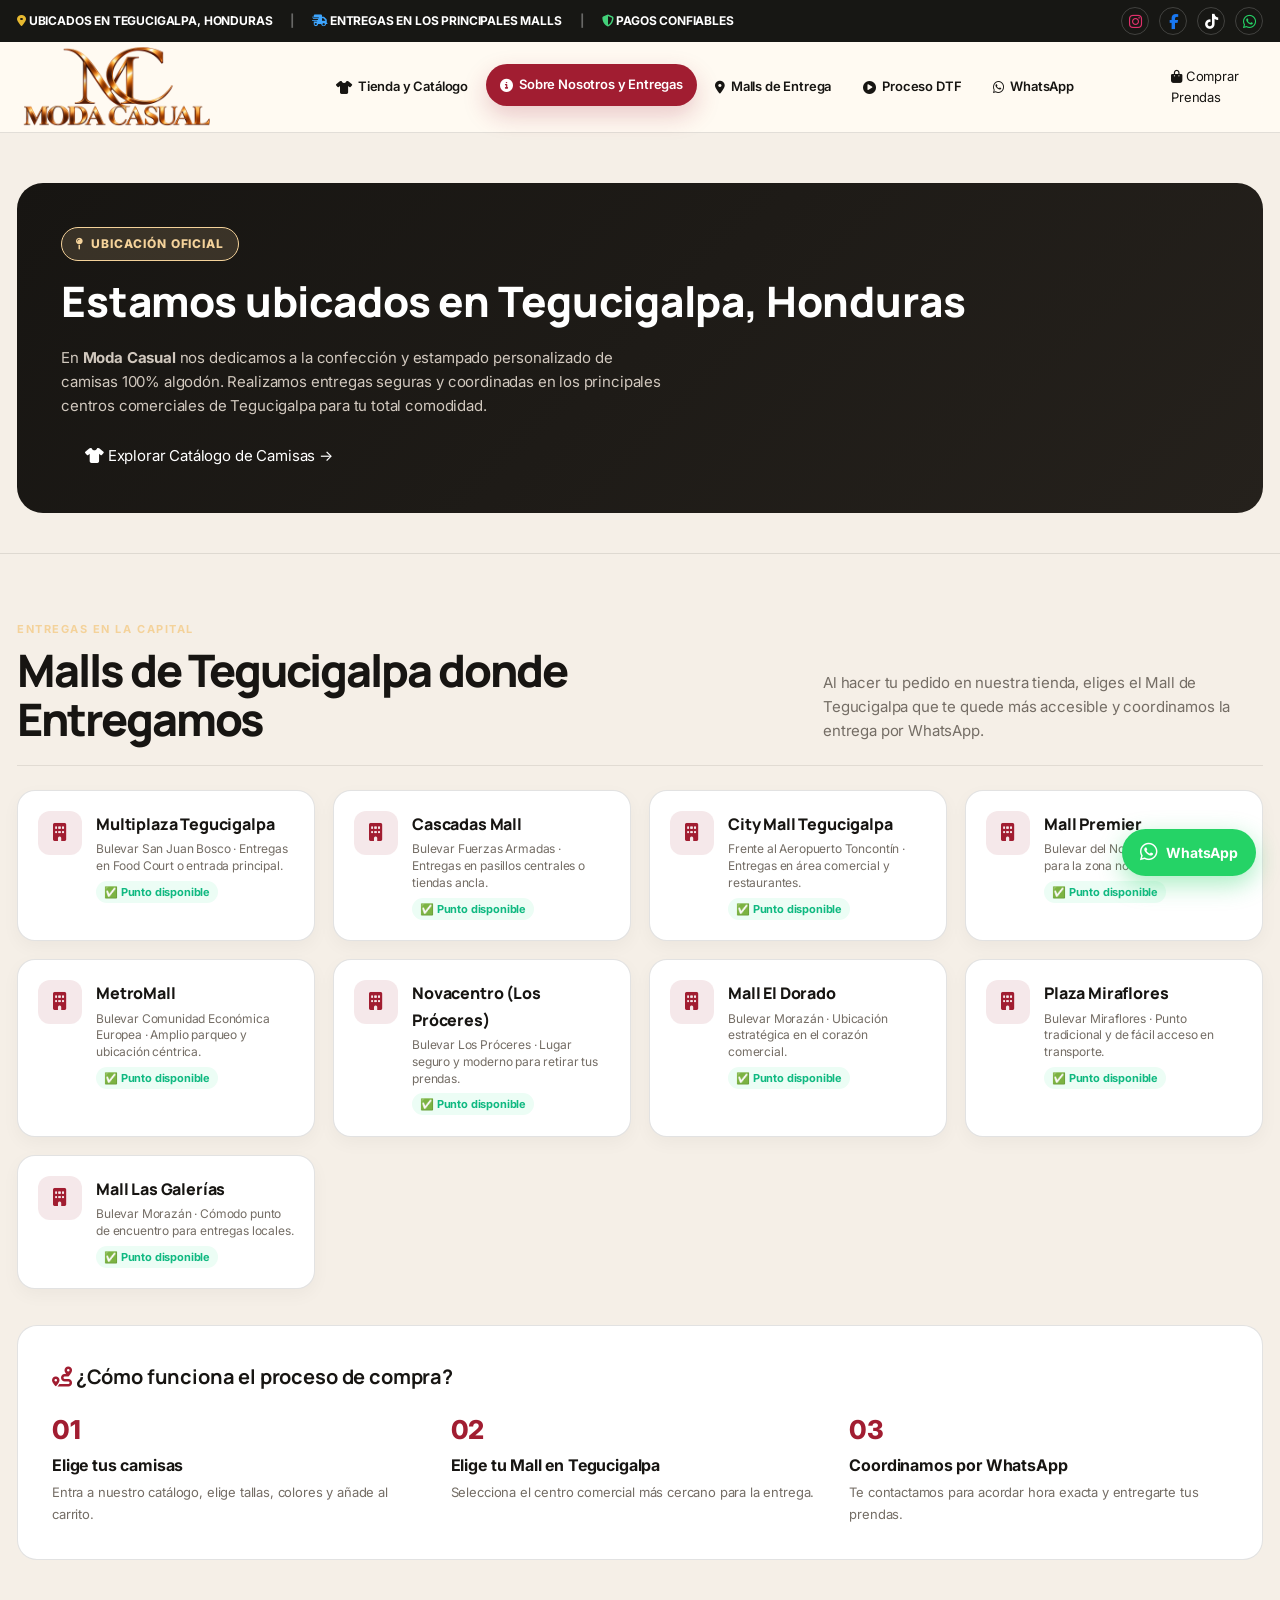
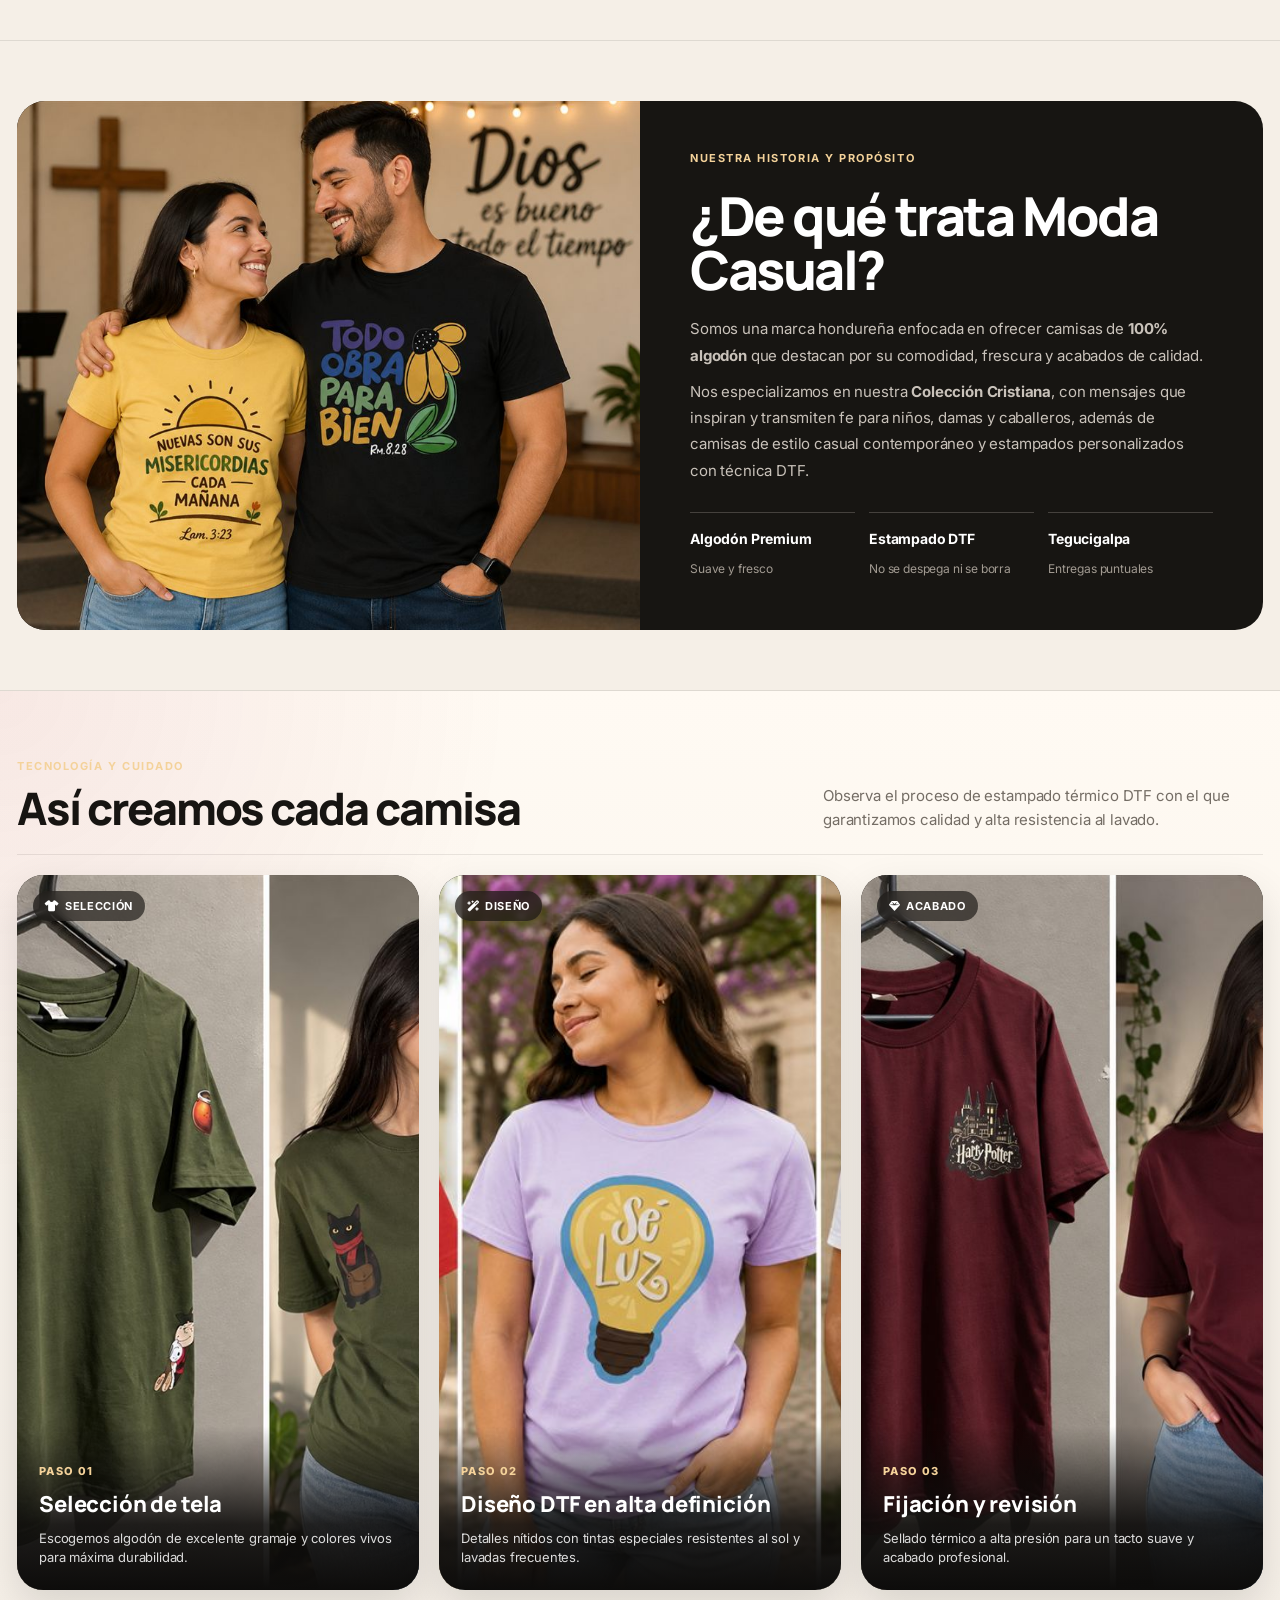
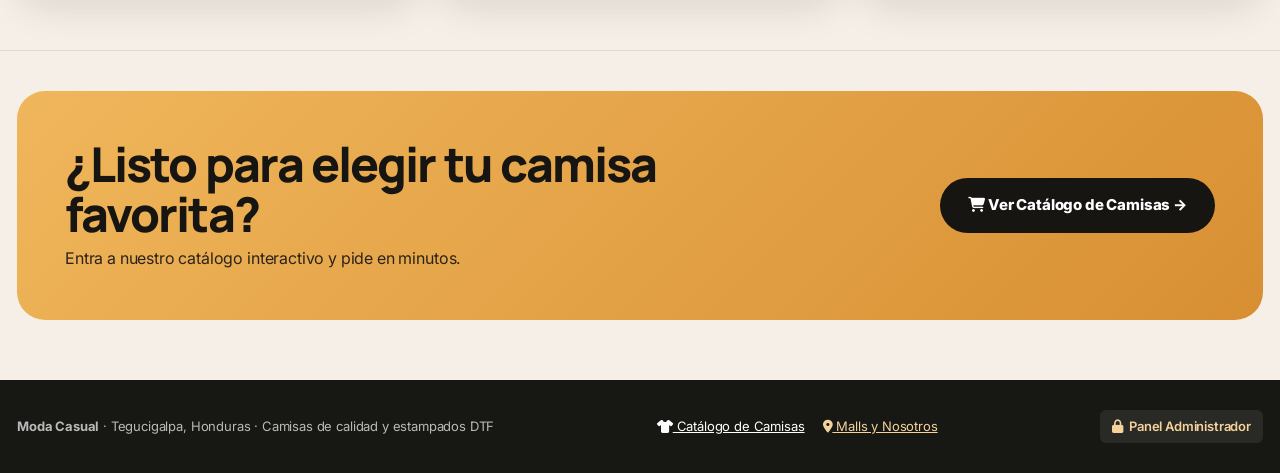
<file: info.html>
<!DOCTYPE html>
<html lang="es">
<head>
  <meta charset="UTF-8" />
  <meta name="viewport" content="width=device-width, initial-scale=1.0" />
  <title>Sobre Nosotros y Puntos de Entrega en Tegucigalpa | Moda Casual</title>
  <meta name="description" content="Conoce dónde estamos ubicados, los Malls de Tegucigalpa donde entregamos tus camisas y cómo elaboramos nuestras prendas con estampado DTF." />

  <link rel="preconnect" href="https://fonts.googleapis.com">
  <link rel="preconnect" href="https://fonts.gstatic.com" crossorigin>
  <link href="https://fonts.googleapis.com/css2?family=Inter:wght@400;500;600;700&family=Manrope:wght@600;700;800&display=swap" rel="stylesheet">
  <link rel="stylesheet" href="https://cdnjs.cloudflare.com/ajax/libs/font-awesome/6.5.2/css/all.min.css">

  <link rel="stylesheet" href="css/main.css?v=2.2">
  <link rel="stylesheet" href="css/store.css?v=2.2">
</head>

<body>

  <!-- TOP BAR -->
  <div class="topbar">
    <div class="wrap topbar-inner">
      <div class="top-left">
        <span><i class="fa-solid fa-location-dot top-icon custom"></i> UBICADOS EN TEGUCIGALPA, HONDURAS</span>
        <span class="sep">|</span>
        <span><i class="fa-solid fa-truck-fast top-icon ship"></i> ENTREGAS EN LOS PRINCIPALES MALLS</span>
        <span class="sep">|</span>
        <span><i class="fa-solid fa-shield-halved top-icon secure"></i> PAGOS CONFIABLES</span>
      </div>

      <div class="top-social">
        <a class="instagram" href="#" aria-label="Instagram"><i class="fa-brands fa-instagram"></i></a>
        <a class="facebook" href="#" aria-label="Facebook"><i class="fa-brands fa-facebook-f"></i></a>
        <a class="tiktok" href="#" aria-label="TikTok"><i class="fa-brands fa-tiktok"></i></a>
        <a class="whatsapp-social" href="https://wa.me/50400000000" aria-label="WhatsApp"><i class="fa-brands fa-whatsapp"></i></a>
      </div>
    </div>
  </div>

  <!-- HEADER NAVEGACIÓN -->
  <header>
    <div class="wrap nav">
      <a class="brand" href="index.html">
        <img src="assets/logo.png" alt="Moda Casual">
      </a>

      <nav class="menu">
        <a href="index.html"><i class="fa-solid fa-shirt"></i> Tienda y Catálogo</a>
        <a href="info.html" class="active"><i class="fa-solid fa-circle-info"></i> Sobre Nosotros y Entregas</a>
        <a href="#malls"><i class="fa-solid fa-location-dot"></i> Malls de Entrega</a>
        <a href="#proceso"><i class="fa-solid fa-circle-play"></i> Proceso DTF</a>
        <a href="https://wa.me/50400000000?text=Hola,%20tengo%20una%20consulta%20sobre%20Moda%20Casual" target="_blank"><i class="fa-brands fa-whatsapp"></i> WhatsApp</a>
      </nav>

      <div class="nav-actions">
        <a href="index.html" class="btn-primary" style="padding: 10px 18px; font-size: 13px;">
          <i class="fa-solid fa-bag-shopping"></i> Comprar Prendas
        </a>
      </div>
    </div>
  </header>

  <main style="padding-top: 20px;">

    <!-- 1. BANNER DE UBICACIÓN Y PRESENTACIÓN -->
    <section style="padding: 30px 0 10px;">
      <div class="wrap">
        <div class="location-header-card">
          <div class="location-header-copy">
            <span class="location-badge-pill"><i class="fa-solid fa-map-pin"></i> Ubicación Oficial</span>
            <h2>Estamos ubicados en Tegucigalpa, Honduras</h2>
            <p>
              En <strong>Moda Casual</strong> nos dedicamos a la confección y estampado personalizado de camisas 100% algodón. Realizamos entregas seguras y coordinadas en los principales centros comerciales de Tegucigalpa para tu total comodidad.
            </p>
          </div>

          <div>
            <a href="index.html" class="btn-primary" style="font-size: 15px; padding: 14px 24px;">
              <i class="fa-solid fa-shirt"></i> Explorar Catálogo de Camisas →
            </a>
          </div>
        </div>
      </div>
    </section>

    <!-- 2. PUNTOS DE ENTREGA OFICIALES EN TEGUCIGALPA -->
    <section id="malls">
      <div class="wrap">
        <div class="section-head">
          <div>
            <span class="eyebrow">Entregas en la Capital</span>
            <h2>Malls de Tegucigalpa donde Entregamos</h2>
          </div>
          <p>
            Al hacer tu pedido en nuestra tienda, eliges el Mall de Tegucigalpa que te quede más accesible y coordinamos la entrega por WhatsApp.
          </p>
        </div>

        <div class="malls-grid">
          <div class="mall-card">
            <div class="mall-icon-box"><i class="fa-solid fa-building"></i></div>
            <div>
              <h4>Multiplaza Tegucigalpa</h4>
              <p>Bulevar San Juan Bosco · Entregas en Food Court o entrada principal.</p>
              <span class="mall-status-tag">✅ Punto disponible</span>
            </div>
          </div>

          <div class="mall-card">
            <div class="mall-icon-box"><i class="fa-solid fa-building"></i></div>
            <div>
              <h4>Cascadas Mall</h4>
              <p>Bulevar Fuerzas Armadas · Entregas en pasillos centrales o tiendas ancla.</p>
              <span class="mall-status-tag">✅ Punto disponible</span>
            </div>
          </div>

          <div class="mall-card">
            <div class="mall-icon-box"><i class="fa-solid fa-building"></i></div>
            <div>
              <h4>City Mall Tegucigalpa</h4>
              <p>Frente al Aeropuerto Toncontín · Entregas en área comercial y restaurantes.</p>
              <span class="mall-status-tag">✅ Punto disponible</span>
            </div>
          </div>

          <div class="mall-card">
            <div class="mall-icon-box"><i class="fa-solid fa-building"></i></div>
            <div>
              <h4>Mall Premier</h4>
              <p>Bulevar del Norte · Punto accesible para la zona norte de la capital.</p>
              <span class="mall-status-tag">✅ Punto disponible</span>
            </div>
          </div>

          <div class="mall-card">
            <div class="mall-icon-box"><i class="fa-solid fa-building"></i></div>
            <div>
              <h4>MetroMall</h4>
              <p>Bulevar Comunidad Económica Europea · Amplio parqueo y ubicación céntrica.</p>
              <span class="mall-status-tag">✅ Punto disponible</span>
            </div>
          </div>

          <div class="mall-card">
            <div class="mall-icon-box"><i class="fa-solid fa-building"></i></div>
            <div>
              <h4>Novacentro (Los Próceres)</h4>
              <p>Bulevar Los Próceres · Lugar seguro y moderno para retirar tus prendas.</p>
              <span class="mall-status-tag">✅ Punto disponible</span>
            </div>
          </div>

          <div class="mall-card">
            <div class="mall-icon-box"><i class="fa-solid fa-building"></i></div>
            <div>
              <h4>Mall El Dorado</h4>
              <p>Bulevar Morazán · Ubicación estratégica en el corazón comercial.</p>
              <span class="mall-status-tag">✅ Punto disponible</span>
            </div>
          </div>

          <div class="mall-card">
            <div class="mall-icon-box"><i class="fa-solid fa-building"></i></div>
            <div>
              <h4>Plaza Miraflores</h4>
              <p>Bulevar Miraflores · Punto tradicional y de fácil acceso en transporte.</p>
              <span class="mall-status-tag">✅ Punto disponible</span>
            </div>
          </div>

          <div class="mall-card">
            <div class="mall-icon-box"><i class="fa-solid fa-building"></i></div>
            <div>
              <h4>Mall Las Galerías</h4>
              <p>Bulevar Morazán · Cómodo punto de encuentro para entregas locales.</p>
              <span class="mall-status-tag">✅ Punto disponible</span>
            </div>
          </div>
        </div>

        <!-- PASO A PASO -->
        <div style="background: #fff; border-radius: 20px; padding: 34px; border: 1px solid var(--line); margin-bottom: 20px;">
          <h3 style="font-family: 'Manrope', sans-serif; font-size: 20px; margin-bottom: 16px;">
            <i class="fa-solid fa-route" style="color: var(--wine);"></i> ¿Cómo funciona el proceso de compra?
          </h3>

          <div style="display: grid; grid-template-columns: repeat(auto-fit, minmax(220px, 1fr)); gap: 20px;">
            <div>
              <div style="font-size: 26px; font-weight: 800; color: var(--wine);">01</div>
              <strong>Elige tus camisas</strong>
              <p style="font-size: 13px; color: var(--muted); margin-top: 4px;">Entra a nuestro catálogo, elige tallas, colores y añade al carrito.</p>
            </div>
            <div>
              <div style="font-size: 26px; font-weight: 800; color: var(--wine);">02</div>
              <strong>Elige tu Mall en Tegucigalpa</strong>
              <p style="font-size: 13px; color: var(--muted); margin-top: 4px;">Selecciona el centro comercial más cercano para la entrega.</p>
            </div>
            <div>
              <div style="font-size: 26px; font-weight: 800; color: var(--wine);">03</div>
              <strong>Coordinamos por WhatsApp</strong>
              <p style="font-size: 13px; color: var(--muted); margin-top: 4px;">Te contactamos para acordar hora exacta y entregarte tus prendas.</p>
            </div>
          </div>
        </div>
      </div>
    </section>

    <!-- 3. DE QUÉ TRATA LA TIENDA Y LA MARCA -->
    <section id="sobre-nosotros" class="brand-section">
      <div class="wrap">
        <div class="brand-panel">
          <div class="brand-photo">
            <img src="assets/negr.png" alt="Moda Casual">
          </div>

          <div class="brand-copy">
            <span class="eyebrow" style="color: #f4d29a;">Nuestra Historia y Propósito</span>
            <h2>¿De qué trata Moda Casual?</h2>
            <p>
              Somos una marca hondureña enfocada en ofrecer camisas de <strong>100% algodón</strong> que destacan por su comodidad, frescura y acabados de calidad.
            </p>
            <p style="margin-top: 10px;">
              Nos especializamos en nuestra <strong>Colección Cristiana</strong>, con mensajes que inspiran y transmiten fe para niños, damas y caballeros, además de camisas de estilo casual contemporáneo y estampados personalizados con técnica DTF.
            </p>

            <div class="mini-benefits">
              <div class="mini-benefit">
                <strong>Algodón Premium</strong>
                <span>Suave y fresco</span>
              </div>
              <div class="mini-benefit">
                <strong>Estampado DTF</strong>
                <span>No se despega ni se borra</span>
              </div>
              <div class="mini-benefit">
                <strong>Tegucigalpa</strong>
                <span>Entregas puntuales</span>
              </div>
            </div>
          </div>
        </div>
      </div>
    </section>

    <!-- 4. VIDEOS DEL PROCESO DE CREACIÓN -->
    <section id="proceso" class="videos-section">
      <div class="wrap">
        <div class="section-head">
          <div>
            <span class="eyebrow">Tecnología y Cuidado</span>
            <h2>Así creamos cada camisa</h2>
          </div>
          <p>
            Observa el proceso de estampado térmico DTF con el que garantizamos calidad y alta resistencia al lavado.
          </p>
        </div>

        <div class="videos-grid">
          <article class="video-card">
            <video class="process-video" muted loop playsinline preload="none" poster="assets/verd1.png">
              <source src="./video/video1.mp4?v=3" type="video/mp4">
            </video>
            <span class="video-label"><i class="fa-solid fa-shirt"></i> Selección</span>
            <div class="video-copy">
              <span class="step-number">Paso 01</span>
              <h3>Selección de tela</h3>
              <p>Escogemos algodón de excelente gramaje y colores vivos para máxima durabilidad.</p>
            </div>
          </article>

          <article class="video-card">
            <video class="process-video" muted loop playsinline preload="none" poster="assets/JS.png">
              <source src="./video/video2.mp4?v=3" type="video/mp4">
            </video>
            <span class="video-label"><i class="fa-solid fa-wand-magic-sparkles"></i> Diseño</span>
            <div class="video-copy">
              <span class="step-number">Paso 02</span>
              <h3>Diseño DTF en alta definición</h3>
              <p>Detalles nítidos con tintas especiales resistentes al sol y lavadas frecuentes.</p>
            </div>
          </article>

          <article class="video-card">
            <video class="process-video" muted loop playsinline preload="none" poster="assets/vino.png">
              <source src="./video/video3.mp4?v=3" type="video/mp4">
            </video>
            <span class="video-label"><i class="fa-solid fa-gem"></i> Acabado</span>
            <div class="video-copy">
              <span class="step-number">Paso 03</span>
              <h3>Fijación y revisión</h3>
              <p>Sellado térmico a alta presión para un tacto suave y acabado profesional.</p>
            </div>
          </article>
        </div>
      </div>
    </section>

    <!-- 5. LLAMADA A LA ACCIÓN FINAL -->
    <section style="padding: 40px 0 60px;">
      <div class="wrap">
        <div class="cta-box">
          <div>
            <h2>¿Listo para elegir tu camisa favorita?</h2>
            <p style="opacity: 0.9; margin-top: 6px;">Entra a nuestro catálogo interactivo y pide en minutos.</p>
          </div>
          <a href="index.html" style="font-size: 15px; padding: 15px 28px;">
            <i class="fa-solid fa-cart-shopping"></i> Ver Catálogo de Camisas →
          </a>
        </div>
      </div>
    </section>

  </main>

  <!-- FOOTER -->
  <footer>
    <div class="wrap footer-inner">
      <div>
        <strong>Moda Casual</strong> · Tegucigalpa, Honduras · Camisas de calidad y estampados DTF
      </div>
      <div style="display: flex; gap: 18px; flex-wrap: wrap;">
        <a href="index.html" style="color: #fff; text-decoration: underline;"><i class="fa-solid fa-shirt"></i> Catálogo de Camisas</a>
        <a href="info.html" style="color: #f4d29a; text-decoration: underline;"><i class="fa-solid fa-location-dot"></i> Malls y Nosotros</a>
      </div>
      <div>
        <a href="admin.html" class="footer-admin-link">
          <i class="fa-solid fa-lock"></i> Panel Administrador
        </a>
      </div>
    </div>
  </footer>

  <!-- WHATSAPP FLOTANTE -->
  <a class="whatsapp-float" href="https://wa.me/50400000000?text=Hola,%20quiero%20información%20sobre%20las%20camisas" target="_blank" rel="noopener noreferrer">
    <i class="fa-brands fa-whatsapp" style="font-size: 20px;"></i> WhatsApp
  </a>

  <script>
    // Carga perezosa (lazy loading) de videos para no ralentizar la página
    document.addEventListener("DOMContentLoaded", () => {
      const videos = document.querySelectorAll(".process-video");
      const videoObserver = new IntersectionObserver((entries) => {
        entries.forEach(entry => {
          const v = entry.target;
          if (entry.isIntersecting) {
            if (v.paused) {
              v.load();
              v.play().catch(() => {});
            }
          } else {
            if (!v.paused) {
              v.pause();
            }
          }
        });
      }, { threshold: 0.2 });

      videos.forEach(v => videoObserver.observe(v));
    });
  </script>

</body>
</html>
</file>
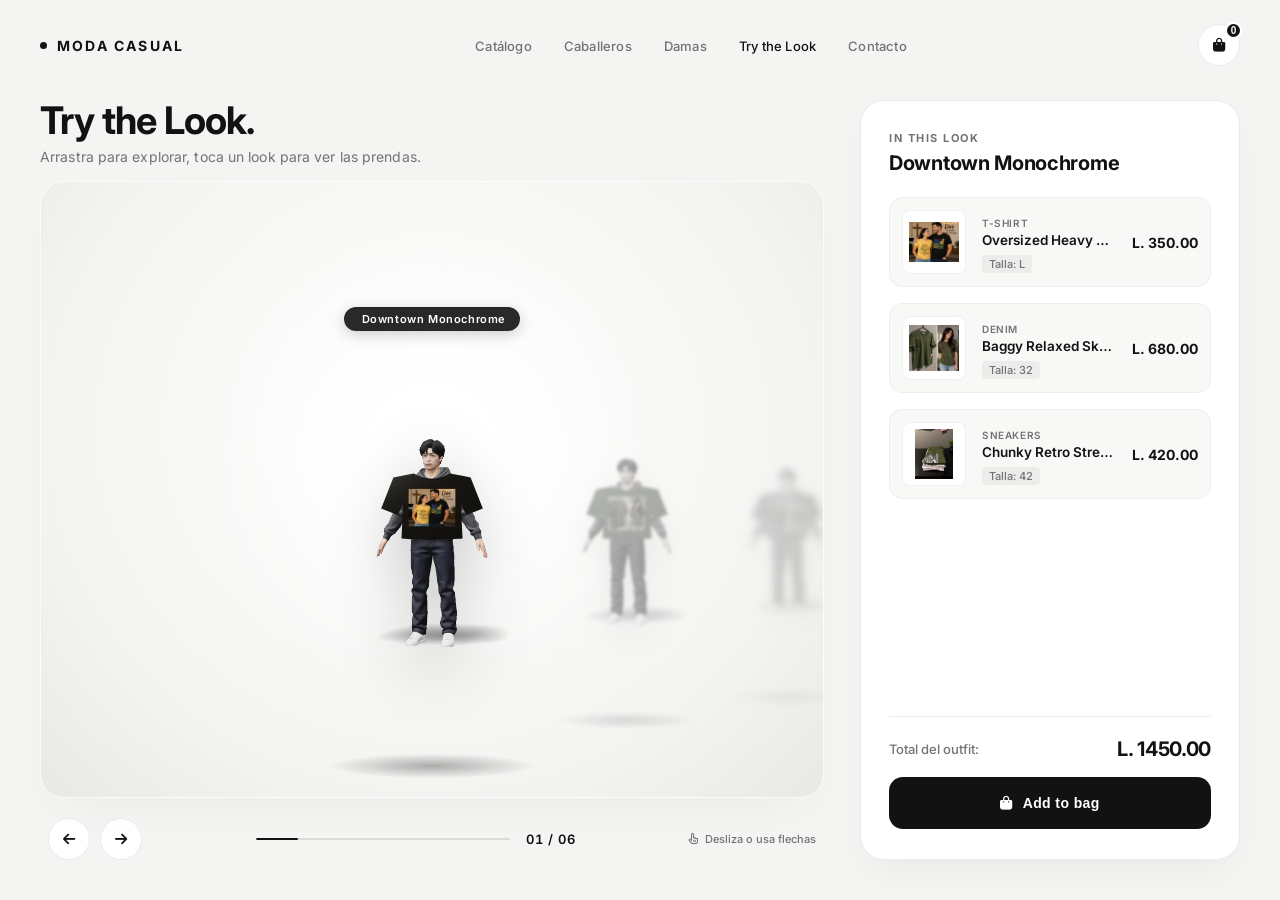
<file: try-the-look.html>
<!DOCTYPE html>
<html lang="es">
<head>
  <meta charset="UTF-8">
  <meta name="viewport" content="width=device-width, initial-scale=1.0">
  <title>Try the Look · Moda Casual</title>
  
  <!-- Tipografía moderna Inter & FontAwesome 6 -->
  <link rel="preconnect" href="https://fonts.googleapis.com">
  <link rel="preconnect" href="https://fonts.gstatic.com" crossorigin>
  <link href="https://fonts.googleapis.com/css2?family=Inter:wght@300;400;500;600;700&display=swap" rel="stylesheet">
  <link rel="stylesheet" href="https://cdnjs.cloudflare.com/ajax/libs/font-awesome/6.5.1/css/all.min.css">

  <style>
    /* =========================================================
       1. VARIABLES Y RESET MINIMALISTA PREMIUM
    ========================================================= */
    :root {
      --bg-body: #f4f4f2;
      --bg-stage: radial-gradient(ellipse at 50% 40%, #ffffff 0%, #f4f4f2 68%, #e8e8e4 100%);
      --text-main: #121212;
      --text-muted: #737373;
      --text-light: #a3a3a3;
      --border-subtle: rgba(0, 0, 0, 0.08);
      --card-glass: rgba(255, 255, 255, 0.94);
      --ease-smooth: cubic-bezier(0.22, 1, 0.36, 1);
      --anim-time: 600ms;
      --font-inter: 'Inter', -apple-system, BlinkMacSystemFont, "Segoe UI", Roboto, sans-serif;
    }

    *, *::before, *::after {
      box-sizing: border-box;
      margin: 0;
      padding: 0;
    }

    body {
      font-family: var(--font-inter);
      background-color: var(--bg-body);
      color: var(--text-main);
      min-height: 100vh;
      display: flex;
      flex-direction: column;
      overflow-x: hidden;
      -webkit-font-smoothing: antialiased;
      -moz-osx-font-smoothing: grayscale;
    }

    /* =========================================================
       2. NAVEGACIÓN SUPERIOR MINIMALISTA
    ========================================================= */
    .site-nav {
      width: 100%;
      max-width: 1560px;
      margin: 0 auto;
      padding: 24px 40px;
      display: flex;
      align-items: center;
      justify-content: space-between;
      position: relative;
      z-index: 50;
    }

    .brand-logo {
      font-size: 14px;
      font-weight: 700;
      letter-spacing: 2.2px;
      text-transform: uppercase;
      text-decoration: none;
      color: var(--text-main);
      display: flex;
      align-items: center;
      gap: 10px;
    }

    .brand-dot {
      width: 7px;
      height: 7px;
      background: var(--text-main);
      border-radius: 50%;
    }

    .nav-links {
      display: flex;
      align-items: center;
      gap: 32px;
      list-style: none;
    }

    .nav-links a {
      font-size: 13px;
      font-weight: 500;
      color: var(--text-muted);
      text-decoration: none;
      transition: color 0.2s ease;
      letter-spacing: 0.2px;
    }

    .nav-links a:hover,
    .nav-links a.active {
      color: var(--text-main);
    }

    .nav-actions {
      display: flex;
      align-items: center;
      gap: 16px;
    }

    .bag-icon-btn {
      background: #ffffff;
      border: 1px solid var(--border-subtle);
      color: var(--text-main);
      width: 42px;
      height: 42px;
      border-radius: 50%;
      display: flex;
      align-items: center;
      justify-content: center;
      font-size: 14px;
      cursor: pointer;
      position: relative;
      transition: all 0.25s var(--ease-smooth);
    }

    .bag-icon-btn:hover {
      background: var(--text-main);
      color: #ffffff;
      transform: translateY(-1px);
      box-shadow: 0 6px 16px rgba(0,0,0,0.1);
    }

    .bag-badge {
      position: absolute;
      top: -3px;
      right: -3px;
      background: var(--text-main);
      color: #ffffff;
      font-size: 10px;
      font-weight: 700;
      width: 17px;
      height: 17px;
      border-radius: 50%;
      display: flex;
      align-items: center;
      justify-content: center;
      border: 2px solid #ffffff;
      transition: transform 0.3s cubic-bezier(0.34, 1.56, 0.64, 1);
    }

    .bag-icon-btn:hover .bag-badge {
      background: #ffffff;
      color: var(--text-main);
      border-color: var(--text-main);
    }

    /* =========================================================
       3. ESTRUCTURA HERO: TRY THE LOOK
    ========================================================= */
    .hero-layout {
      flex: 1;
      width: 100%;
      max-width: 1560px;
      margin: 0 auto;
      padding: 10px 40px 40px 40px;
      display: grid;
      grid-template-columns: 1fr 380px;
      gap: 36px;
      position: relative;
    }

    .stage-column {
      display: flex;
      flex-direction: column;
      justify-content: space-between;
      position: relative;
      min-height: 640px;
    }

    /* Header superior izquierdo */
    .hero-header {
      margin-bottom: 16px;
      animation: entranceHeader 0.7s var(--ease-smooth) forwards;
    }

    .hero-title {
      font-size: 38px;
      font-weight: 700;
      letter-spacing: -0.8px;
      color: var(--text-main);
      line-height: 1.1;
      margin-bottom: 6px;
    }

    .hero-subtitle {
      font-size: 14px;
      font-weight: 400;
      color: var(--text-muted);
      letter-spacing: 0.1px;
    }

    /* =========================================================
       4. ESCENARIO DEL CARRUSEL CENTRAL (PERSPECTIVA 3D)
    ========================================================= */
    .carousel-stage {
      flex: 1;
      position: relative;
      display: flex;
      align-items: center;
      justify-content: center;
      overflow: hidden;
      border-radius: 24px;
      background: var(--bg-stage);
      touch-action: pan-y;
      user-select: none;
      cursor: grab;
      min-height: 530px;
      border: 1px solid rgba(255, 255, 255, 0.75);
      box-shadow: 0 20px 48px -24px rgba(0, 0, 0, 0.06);
    }

    .carousel-stage.is-dragging {
      cursor: grabbing;
    }

    /* Luz de estudio central */
    .stage-ambient-light {
      position: absolute;
      top: 12%;
      left: 50%;
      transform: translateX(-50%);
      width: 520px;
      height: 400px;
      background: radial-gradient(circle, rgba(255, 255, 255, 0.95) 0%, rgba(255, 255, 255, 0) 72%);
      pointer-events: none;
      z-index: 1;
    }

    /* Pista donde se colocan los modelos */
    .carousel-track {
      position: absolute;
      top: 0;
      left: 0;
      width: 100%;
      height: 100%;
      display: flex;
      align-items: flex-end;
      justify-content: center;
      padding-bottom: 24px;
      pointer-events: none;
    }

    /* Tarjeta individual del modelo */
    .model-card {
      position: absolute;
      bottom: 20px;
      width: 260px;
      height: 480px;
      display: flex;
      flex-direction: column;
      align-items: center;
      justify-content: flex-end;
      pointer-events: auto;
      cursor: pointer;
      transition: transform var(--anim-time) var(--ease-smooth),
                  opacity var(--anim-time) var(--ease-smooth),
                  filter var(--anim-time) var(--ease-smooth);
      will-change: transform, opacity, filter;
    }

    /* Animación de entrada escalonada al cargar */
    .model-card.anim-entrance {
      animation: modelEntrance 0.8s var(--ease-smooth) backwards;
    }

    .model-figure-container {
      width: 100%;
      height: 440px;
      position: relative;
      display: flex;
      align-items: flex-end;
      justify-content: center;
    }

    .model-3d-base-img {
      width: 100%;
      height: 100%;
      object-fit: contain;
      pointer-events: none;
      filter: drop-shadow(0 14px 22px rgba(0, 0, 0, 0.18));
      transition: filter 0.35s ease, transform 0.35s ease;
    }

    /* SVG de la camiseta ajustada sobre el torso del modelo 3D */
    .model-3d-tshirt-svg {
      position: absolute;
      top: 0;
      left: 0;
      width: 100%;
      height: 100%;
      pointer-events: none;
    }

    /* Sombra suave de contacto en el suelo */
    .model-floor-shadow {
      width: 180px;
      height: 22px;
      background: radial-gradient(ellipse at center, rgba(18, 18, 18, 0.32) 0%, rgba(18, 18, 18, 0) 70%);
      border-radius: 50%;
      margin-top: -8px;
      transition: transform var(--anim-time) var(--ease-smooth),
                  opacity var(--anim-time) var(--ease-smooth);
      pointer-events: none;
    }

    /* =========================================================
       ESTADOS DEL MODELO EN LA PASARELA SEGÚN PROFUNDIDAD
       (Centro: activo 100%, lados: scale 0.8-0.7, opacity 0.4-0.2, blur 2-6px, desaturado)
    ========================================================= */
    .model-card[data-depth="0"] {
      z-index: 10;
      transform: translateX(0) scale(1);
      opacity: 1;
      filter: blur(0px) grayscale(0%) brightness(1);
    }
    .model-card[data-depth="0"] .model-3d-base-img {
      filter: drop-shadow(0 20px 32px rgba(0, 0, 0, 0.24));
    }
    .model-card[data-depth="0"] .model-floor-shadow {
      transform: scale(1.15);
      opacity: 1;
    }

    .model-card[data-depth="-1"] {
      z-index: 5;
      transform: translateX(-195px) scale(0.80);
      opacity: 0.40;
      filter: blur(2px) grayscale(65%) brightness(0.95);
    }
    .model-card[data-depth="1"] {
      z-index: 5;
      transform: translateX(195px) scale(0.80);
      opacity: 0.40;
      filter: blur(2px) grayscale(65%) brightness(0.95);
    }

    .model-card[data-depth="-2"] {
      z-index: 3;
      transform: translateX(-355px) scale(0.70);
      opacity: 0.20;
      filter: blur(5px) grayscale(90%) brightness(0.90);
    }
    .model-card[data-depth="2"] {
      z-index: 3;
      transform: translateX(355px) scale(0.70);
      opacity: 0.20;
      filter: blur(5px) grayscale(90%) brightness(0.90);
    }

    .model-card[data-depth="-3"],
    .model-card[data-depth="3"] {
      z-index: 1;
      transform: translateX(0) scale(0.60);
      opacity: 0.05;
      filter: blur(7px) grayscale(100%);
    }

    .model-card[data-depth="hidden"] {
      z-index: 0;
      opacity: 0;
      pointer-events: none;
      transform: scale(0.5);
    }

    /* Badge flotante del look activo */
    .model-badge-tag {
      position: absolute;
      top: 10px;
      background: rgba(18, 18, 18, 0.90);
      backdrop-filter: blur(8px);
      color: #ffffff;
      font-size: 11px;
      font-weight: 600;
      letter-spacing: 0.6px;
      padding: 5px 14px;
      border-radius: 20px;
      opacity: 0;
      transform: translateY(-8px);
      transition: all 0.3s ease;
      pointer-events: none;
      white-space: nowrap;
      box-shadow: 0 4px 14px rgba(0,0,0,0.18);
    }

    .model-card[data-depth="0"] .model-badge-tag {
      opacity: 1;
      transform: translateY(0);
    }

    /* =========================================================
       5. CURSOR PERSONALIZADO "DRAG"
    ========================================================= */
    .drag-cursor {
      position: fixed;
      width: 52px;
      height: 52px;
      border-radius: 50%;
      background: rgba(18, 18, 18, 0.88);
      color: #ffffff;
      display: flex;
      align-items: center;
      justify-content: center;
      font-size: 10px;
      font-weight: 700;
      letter-spacing: 1.2px;
      pointer-events: none;
      z-index: 200;
      transform: translate(-50%, -50%) scale(0);
      transition: transform 0.22s var(--ease-smooth), opacity 0.22s ease;
      opacity: 0;
      box-shadow: 0 8px 24px rgba(0, 0, 0, 0.2);
    }

    .drag-cursor.visible {
      transform: translate(-50%, -50%) scale(1);
      opacity: 1;
    }

    .drag-cursor.grabbing {
      transform: translate(-50%, -50%) scale(0.85);
      background: #000000;
    }

    /* =========================================================
       6. BARRA DE PROGRESO Y CONTROLES INFERIORES
    ========================================================= */
    .carousel-footer {
      display: flex;
      align-items: center;
      justify-content: space-between;
      margin-top: 20px;
      padding: 0 8px;
    }

    .carousel-nav-arrows {
      display: flex;
      gap: 10px;
    }

    .nav-arrow-btn {
      width: 42px;
      height: 42px;
      border-radius: 50%;
      border: 1px solid var(--border-subtle);
      background: #ffffff;
      color: var(--text-main);
      display: flex;
      align-items: center;
      justify-content: center;
      cursor: pointer;
      font-size: 14px;
      transition: all 0.25s var(--ease-smooth);
    }

    .nav-arrow-btn:hover {
      background: var(--text-main);
      color: #ffffff;
      border-color: var(--text-main);
      transform: scale(1.05);
    }

    .nav-arrow-btn:active {
      transform: scale(0.95);
    }

    .progress-track-wrapper {
      display: flex;
      align-items: center;
      gap: 16px;
      flex: 1;
      max-width: 320px;
      margin: 0 24px;
    }

    .progress-rail {
      flex: 1;
      height: 2px;
      background: rgba(0, 0, 0, 0.1);
      border-radius: 2px;
      position: relative;
      overflow: hidden;
    }

    .progress-fill {
      position: absolute;
      left: 0;
      top: 0;
      height: 100%;
      width: 16.66%;
      background: var(--text-main);
      border-radius: 2px;
      transition: width var(--anim-time) var(--ease-smooth);
    }

    .progress-counter {
      font-size: 13px;
      font-weight: 600;
      letter-spacing: 1px;
      color: var(--text-main);
      font-variant-numeric: tabular-nums;
    }

    /* =========================================================
       7. PANEL LATERAL: "IN THIS LOOK"
    ========================================================= */
    .sidebar-column {
      display: flex;
      flex-direction: column;
    }

    .in-this-look-card {
      background: var(--card-glass);
      backdrop-filter: blur(16px);
      border: 1px solid var(--border-subtle);
      border-radius: 24px;
      padding: 30px 28px;
      display: flex;
      flex-direction: column;
      box-shadow: 0 16px 36px -12px rgba(0, 0, 0, 0.06);
      height: 100%;
      justify-content: space-between;
    }

    .look-header-meta {
      margin-bottom: 22px;
    }

    .look-micro-tag {
      font-size: 11px;
      font-weight: 700;
      letter-spacing: 1.5px;
      text-transform: uppercase;
      color: var(--text-muted);
      margin-bottom: 6px;
      display: block;
    }

    .look-headline {
      font-size: 20px;
      font-weight: 700;
      letter-spacing: -0.3px;
      color: var(--text-main);
    }

    /* Lista de 3 prendas del outfit activo */
    .look-products-list {
      list-style: none;
      display: flex;
      flex-direction: column;
      gap: 16px;
      flex: 1;
      margin-bottom: 24px;
    }

    .product-row-item {
      display: flex;
      align-items: center;
      gap: 16px;
      padding: 12px;
      border-radius: 14px;
      background: rgba(244, 244, 242, 0.65);
      border: 1px solid rgba(0, 0, 0, 0.04);
      transition: transform 0.25s ease, background 0.25s ease;
      opacity: 0;
      transform: translateY(14px);
    }

    .product-row-item:hover {
      background: rgba(255, 255, 255, 0.95);
      transform: translateY(-2px);
      box-shadow: 0 6px 18px rgba(0, 0, 0, 0.04);
    }

    /* Animación de entrada escalonada al cambiar de look */
    .product-row-item.anim-in {
      animation: itemFadeSlide 0.45s var(--ease-smooth) forwards;
    }
    .product-row-item:nth-child(1) { animation-delay: 40ms; }
    .product-row-item:nth-child(2) { animation-delay: 90ms; }
    .product-row-item:nth-child(3) { animation-delay: 140ms; }

    .product-thumb-box {
      width: 64px;
      height: 64px;
      border-radius: 8px;
      background: #ffffff;
      display: flex;
      align-items: center;
      justify-content: center;
      overflow: hidden;
      flex-shrink: 0;
      border: 1px solid rgba(0, 0, 0, 0.06);
    }

    .product-thumb-box img {
      width: 82%;
      height: 82%;
      object-fit: contain;
    }

    .product-info-box {
      flex: 1;
      min-width: 0;
    }

    .product-cat-pill {
      font-size: 10px;
      font-weight: 600;
      letter-spacing: 0.6px;
      text-transform: uppercase;
      color: var(--text-muted);
      display: inline-block;
      margin-bottom: 3px;
    }

    .product-name-txt {
      font-size: 13.5px;
      font-weight: 600;
      color: var(--text-main);
      white-space: nowrap;
      overflow: hidden;
      text-overflow: ellipsis;
      margin-bottom: 4px;
    }

    .product-size-tag {
      font-size: 11px;
      font-weight: 500;
      color: var(--text-muted);
      background: rgba(0, 0, 0, 0.05);
      padding: 2px 7px;
      border-radius: 4px;
      display: inline-block;
    }

    .product-price-txt {
      font-size: 14px;
      font-weight: 700;
      color: var(--text-main);
      white-space: nowrap;
    }

    /* Resumen total y botón de compra */
    .look-footer-checkout {
      border-top: 1px solid var(--border-subtle);
      padding-top: 20px;
    }

    .outfit-total-row {
      display: flex;
      align-items: center;
      justify-content: space-between;
      margin-bottom: 16px;
    }

    .outfit-total-label {
      font-size: 13px;
      font-weight: 500;
      color: var(--text-muted);
    }

    .outfit-total-amount {
      font-size: 20px;
      font-weight: 700;
      color: var(--text-main);
      letter-spacing: -0.3px;
    }

    .add-to-bag-btn {
      width: 100%;
      height: 52px;
      border-radius: 14px;
      background: var(--text-main);
      color: #ffffff;
      border: none;
      font-size: 14px;
      font-weight: 600;
      letter-spacing: 0.4px;
      display: flex;
      align-items: center;
      justify-content: center;
      gap: 10px;
      cursor: pointer;
      transition: all 0.3s var(--ease-smooth);
      position: relative;
      overflow: hidden;
    }

    .add-to-bag-btn:hover {
      background: #2a2a2a;
      transform: translateY(-2px);
      box-shadow: 0 10px 24px rgba(0, 0, 0, 0.18);
    }

    .add-to-bag-btn:active {
      transform: translateY(0);
    }

    .add-to-bag-btn.added-state {
      background: #15803d;
    }

    /* Toast flotante de notificación */
    .cart-toast {
      position: fixed;
      bottom: 30px;
      right: 30px;
      background: #121212;
      color: #ffffff;
      padding: 14px 22px;
      border-radius: 14px;
      font-size: 13px;
      font-weight: 500;
      display: flex;
      align-items: center;
      gap: 10px;
      box-shadow: 0 12px 28px rgba(0, 0, 0, 0.22);
      transform: translateY(100px);
      opacity: 0;
      transition: all 0.4s var(--ease-smooth);
      z-index: 999;
    }

    .cart-toast.show {
      transform: translateY(0);
      opacity: 1;
    }

    /* =========================================================
       8. KEYFRAMES
    ========================================================= */
    @keyframes entranceHeader {
      from { opacity: 0; transform: translateY(18px); }
      to { opacity: 1; transform: translateY(0); }
    }

    @keyframes modelEntrance {
      from { opacity: 0; transform: translateY(45px); }
      to { opacity: 1; transform: translateY(0); }
    }

    @keyframes itemFadeSlide {
      from { opacity: 0; transform: translateY(14px); }
      to { opacity: 1; transform: translateY(0); }
    }

    /* =========================================================
       9. RESPONSIVE DESIGN
    ========================================================= */
    @media (max-width: 1100px) {
      .hero-layout {
        grid-template-columns: 1fr;
        padding: 0 24px 36px 24px;
        gap: 28px;
      }
      .site-nav {
        padding: 18px 24px;
      }
      .stage-column {
        min-height: 520px;
      }
      .sidebar-column {
        max-width: 600px;
        margin: 0 auto;
        width: 100%;
      }
    }

    @media (max-width: 768px) {
      .nav-links {
        display: none;
      }
      .hero-title {
        font-size: 28px;
      }
      .model-card[data-depth="-2"],
      .model-card[data-depth="2"] {
        display: none;
      }
      .model-card[data-depth="-1"] {
        transform: translateX(-130px) scale(0.78);
      }
      .model-card[data-depth="1"] {
        transform: translateX(130px) scale(0.78);
      }
      .progress-track-wrapper {
        margin: 0 12px;
      }
    }
  </style>
</head>
<body>

  <!-- =========================================================
       NAVEGACIÓN SUPERIOR
  ========================================================= -->
  <header class="site-nav">
    <a href="index.html" class="brand-logo" aria-label="Ir al inicio de Moda Casual">
      <span class="brand-dot"></span>
      MODA CASUAL
    </a>

    <nav aria-label="Navegación principal">
      <ul class="nav-links">
        <li><a href="catalogo.html">Catálogo</a></li>
        <li><a href="catalogo.html?cat=hombre">Caballeros</a></li>
        <li><a href="catalogo.html?cat=mujer">Damas</a></li>
        <li><a href="try-the-look.html" class="active">Try the Look</a></li>
        <li><a href="contacto.html">Contacto</a></li>
      </ul>
    </nav>

    <div class="nav-actions">
      <button type="button" class="bag-icon-btn" aria-label="Ver bolsa de compras" onclick="showToast('Bolsa de compras abierta')">
        <i class="fa-solid fa-bag-shopping"></i>
        <span class="bag-badge" id="bagCounter">0</span>
      </button>
    </div>
  </header>

  <!-- =========================================================
       HERO CONTAINER: TRY THE LOOK
  ========================================================= -->
  <main class="hero-layout" role="main">

    <!-- COLUMNA IZQUIERDA: CARRUSEL CENTRAL 3D -->
    <section class="stage-column" aria-label="Pasarela interactiva Try the Look">
      
      <!-- Encabezado superior izquierdo -->
      <div class="hero-header">
        <h1 class="hero-title">Try the Look.</h1>
        <p class="hero-subtitle">Arrastra para explorar, toca un look para ver las prendas.</p>
      </div>

      <!-- Escenario del carrusel interactivo -->
      <div class="carousel-stage" id="carouselStage"
           tabindex="0"
           role="region"
           aria-roledescription="carousel"
           aria-label="Carrusel de outfits Try the Look">

        <div class="stage-ambient-light"></div>

        <div class="carousel-track" id="carouselTrack" aria-live="polite">
          <!-- Modelos inyectados dinámicamente -->
        </div>

      </div>

      <!-- Barra de progreso y controles inferiores -->
      <div class="carousel-footer">
        
        <div class="carousel-nav-arrows">
          <button type="button" class="nav-arrow-btn" id="prevBtn" aria-label="Look anterior" onclick="navigateLook(-1)">
            <i class="fa-solid fa-arrow-left"></i>
          </button>
          <button type="button" class="nav-arrow-btn" id="nextBtn" aria-label="Siguiente look" onclick="navigateLook(1)">
            <i class="fa-solid fa-arrow-right"></i>
          </button>
        </div>

        <div class="progress-track-wrapper">
          <div class="progress-rail">
            <div class="progress-fill" id="progressFill"></div>
          </div>
          <span class="progress-counter" id="progressCounter">01 / 06</span>
        </div>

        <div style="font-size: 11px; color: var(--text-muted); font-weight: 500; display: flex; align-items: center; gap: 6px;">
          <i class="fa-regular fa-hand-pointer"></i> Desliza o usa flechas
        </div>

      </div>

    </section>

    <!-- COLUMNA DERECHA: PANEL "IN THIS LOOK" -->
    <aside class="sidebar-column" aria-label="Prendas del look activo">
      <div class="in-this-look-card">
        
        <div class="look-header-meta">
          <span class="look-micro-tag">In this look</span>
          <h2 class="look-headline" id="lookHeadline">Graphite Everyday</h2>
        </div>

        <!-- Lista de 3 prendas del outfit -->
        <ul class="look-products-list" id="productsList">
          <!-- Inyectado dinámicamente -->
        </ul>

        <!-- Total y botón de compra -->
        <div class="look-footer-checkout">
          <div class="outfit-total-row">
            <span class="outfit-total-label">Total del outfit:</span>
            <span class="outfit-total-amount" id="outfitTotal">L. 1,450.00</span>
          </div>

          <button type="button" class="add-to-bag-btn" id="addToBagBtn" onclick="addOutfitToBag()">
            <i class="fa-solid fa-bag-shopping"></i>
            <span>Add to bag</span>
          </button>
        </div>

      </div>
    </aside>

  </main>

  <!-- Cursor interactivo tipo burbuja "DRAG" -->
  <div class="drag-cursor" id="dragCursor">DRAG</div>

  <!-- Toast flotante de confirmación -->
  <div class="cart-toast" id="cartToast">
    <i class="fa-solid fa-circle-check" style="color: #4ade80;"></i>
    <span id="toastMsg">Outfit agregado a la bolsa</span>
  </div>

  <!-- =========================================================
       JAVASCRIPT: DATOS, FÍSICA DE INERCIA, SNAP Y CONTROL
  ========================================================= */
  -->
  <script>
    /* =========================================================
       A. ARRAY DE LOOKS (FÁCIL DE MODIFICAR Y REEMPLAZAR)
    ========================================================= */
    const LOOKS_DATA = [
      {
        id: "look-01",
        title: "Downtown Monochrome",
        shirtColor: "#171512",
        products: [
          {
            category: "T-Shirt",
            name: "Oversized Heavy Tee Negro",
            size: "L",
            price: 350.00,
            image: "assets/negr.png"
          },
          {
            category: "Denim",
            name: "Baggy Relaxed Skate Jeans",
            size: "32",
            price: 680.00,
            image: "assets/verd1.png"
          },
          {
            category: "Sneakers",
            name: "Chunky Retro Street Runners",
            size: "42",
            price: 420.00,
            image: "assets/tal 2.png"
          }
        ]
      },
      {
        id: "look-02",
        title: "Olive Earth Casual",
        shirtColor: "#2d4a22",
        products: [
          {
            category: "Tee DTF",
            name: "Camisa Verde Oliva Casual DTF",
            size: "M",
            price: 290.00,
            image: "assets/verd1.png"
          },
          {
            category: "Pants",
            name: "Loose Wide-Leg Canvas Pants",
            size: "30",
            price: 620.00,
            image: "assets/JS.png"
          },
          {
            category: "Footwear",
            name: "Classic Platform Off-White",
            size: "41",
            price: 390.00,
            image: "assets/tal 2.png"
          }
        ]
      },
      {
        id: "look-03",
        title: "Burgundy Velvet Flow",
        shirtColor: "#6b1426",
        products: [
          {
            category: "Prenda Superior",
            name: "Camisa Vino Elegante Premium",
            size: "XL",
            price: 310.00,
            image: "assets/vino.png"
          },
          {
            category: "Denim",
            name: "Faded Indigo Baggy Fit",
            size: "34",
            price: 710.00,
            image: "assets/negr.png"
          },
          {
            category: "Accessory",
            name: "Minimalist Leather Strap & Cap",
            size: "Única",
            price: 180.00,
            image: "assets/cat1.jpg"
          }
        ]
      },
      {
        id: "look-04",
        title: "Vibrant Tangerine Chic",
        shirtColor: "#d9531e",
        products: [
          {
            category: "Crop / Tee",
            name: "Camisa Naranja Vibrante Dama",
            size: "S",
            price: 300.00,
            image: "assets/cat.jpg"
          },
          {
            category: "Pants",
            name: "High-Waist Wide Cargo Denim",
            size: "28",
            price: 650.00,
            image: "assets/bat.jpg"
          },
          {
            category: "Footwear",
            name: "Pure White Court Low Sneakers",
            size: "38",
            price: 450.00,
            image: "assets/bat1.jpg"
          }
        ]
      },
      {
        id: "look-05",
        title: "Heritage Christian Cut",
        shirtColor: "#1a1a1a",
        products: [
          {
            category: "Tee DTF",
            name: "Colección Cristiana Familiar JS",
            size: "M",
            price: 320.00,
            image: "assets/JS.png"
          },
          {
            category: "Denim",
            name: "Vintage Bleached Straight Trousers",
            size: "31",
            price: 690.00,
            image: "assets/verd1.png"
          },
          {
            category: "Sneakers",
            name: "Triple-White Chunky Street Sole",
            size: "42",
            price: 440.00,
            image: "assets/tal 2.png"
          }
        ]
      },
      {
        id: "look-06",
        title: "Sunset Terracotta Modern",
        shirtColor: "#b45309",
        products: [
          {
            category: "Oversized Tee",
            name: "Camiseta Mostaza Warm Casual",
            size: "L",
            price: 330.00,
            image: "assets/cat.jpg"
          },
          {
            category: "Jeans",
            name: "90s Raw Indigo Loose Skater",
            size: "33",
            price: 720.00,
            image: "assets/vino.png"
          },
          {
            category: "Footwear",
            name: "Grey Accent Skate Runners",
            size: "43",
            price: 410.00,
            image: "assets/tal 2.png"
          }
        ]
      }
    ];

    /* =========================================================
       B. GENERADOR DEL MODELO 3D CON CAMISETA Y ESTAMPADO
    ========================================================= */
    function renderModelCardHTML(look, idx) {
      const shirtCol = look.shirtColor || "#171512";
      const isWhite = shirtCol.toLowerCase() === "#ffffff" || shirtCol.toLowerCase() === "#f8f9fa";
      const mainGraphic = (look.products && look.products[0] && look.products[0].image) || "assets/verd1.png";
      const uid = `m3d-${look.id}`;

      return `
        <div class="model-card anim-entrance"
             id="card-${idx}"
             data-index="${idx}"
             style="animation-delay: ${idx * 65}ms;"
             onclick="onCardClick(${idx})"
             tabindex="0"
             role="button"
             aria-label="Ver outfit ${look.title}">
          
          <span class="model-badge-tag"><i class="fa-solid fa-sparkles"></i> ${look.title}</span>
          
          <div class="model-figure-container">
            <!-- Modelo 3D Render Real -->
            <img src="assets/model-3d.webp" alt="${look.title}" class="model-3d-base-img">

            <!-- Camiseta DTF colocada directamente sobre el torso del modelo 3D -->
            <svg class="model-3d-tshirt-svg" viewBox="0 0 1024 1024" preserveAspectRatio="xMidYMid meet">
              <defs>
                <clipPath id="clip-${uid}">
                  <path d="M 440 238 Q 512 280 584 238 L 664 254 L 712 376 L 648 402 L 626 360 L 632 494 Q 512 506 392 494 L 398 360 L 376 402 L 312 376 L 360 254 Z" />
                </clipPath>
                <linearGradient id="shade-${uid}" x1="0%" y1="0%" x2="100%" y2="100%">
                  <stop offset="0%" stop-color="#ffffff" stop-opacity="${isWhite ? '0.35' : '0.18'}" />
                  <stop offset="50%" stop-color="#000000" stop-opacity="0" />
                  <stop offset="100%" stop-color="#000000" stop-opacity="${isWhite ? '0.12' : '0.36'}" />
                </linearGradient>
              </defs>

              <!-- Silueta de la camiseta sobre el torso con color dinámico -->
              <path class="model-3d-shirt-path"
                d="M 440 238 Q 512 280 584 238 L 664 254 L 712 376 L 648 402 L 626 360 L 632 494 Q 512 506 392 494 L 398 360 L 376 402 L 312 376 L 360 254 Z"
                fill="${shirtCol}"
                style="transition: fill 0.35s ease;"
              />

              <!-- Cuello acanalado de la playera -->
              <path d="M 440 238 Q 512 280 584 238 Q 512 292 440 238" fill="rgba(0,0,0,${isWhite ? '0.15' : '0.3'})"/>

              <!-- ESTAMPADO DTF DE LA CAMISA EN EL PECHO DEL MODELO 3D -->
              <g clip-path="url(#clip-${uid})">
                <image href="${mainGraphic}" x="420" y="285" width="184" height="175" preserveAspectRatio="xMidYMid contain" />
              </g>

              <!-- Sombreado realista del tejido de la camiseta -->
              <path d="M 440 238 Q 512 280 584 238 L 664 254 L 712 376 L 648 402 L 626 360 L 632 494 Q 512 506 392 494 L 398 360 L 376 402 L 312 376 L 360 254 Z"
                fill="url(#shade-${uid})"
                pointer-events="none"
              />

              <!-- Pliegues y arrugas suaves en sisa y torso -->
              <path d="M 398 360 Q 450 395 512 385" stroke="rgba(0,0,0,${isWhite ? '0.14' : '0.28'})" stroke-width="2.5" fill="none"/>
              <path d="M 626 360 Q 574 395 512 385" stroke="rgba(0,0,0,${isWhite ? '0.14' : '0.28'})" stroke-width="2.5" fill="none"/>
              <path d="M 392 485 Q 512 498 632 485" stroke="rgba(0,0,0,${isWhite ? '0.12' : '0.22'})" stroke-width="2" fill="none"/>
            </svg>
          </div>

          <div class="model-floor-shadow"></div>
        </div>
      `;
    }

    /* =========================================================
       C. ESTADO DEL CARRUSEL Y NAVEGACIÓN
    ========================================================= */
    let activeIndex = 0;
    const totalLooks = LOOKS_DATA.length;
    let bagTotalCount = 0;

    const trackEl = document.getElementById("carouselTrack");
    const stageEl = document.getElementById("carouselStage");
    const progressFillEl = document.getElementById("progressFill");
    const progressCounterEl = document.getElementById("progressCounter");
    const headlineEl = document.getElementById("lookHeadline");
    const productsListEl = document.getElementById("productsList");
    const outfitTotalEl = document.getElementById("outfitTotal");
    const dragCursorEl = document.getElementById("dragCursor");
    const bagCounterEl = document.getElementById("bagCounter");

    function initCarouselDOM() {
      trackEl.innerHTML = LOOKS_DATA.map((look, idx) => renderModelCardHTML(look, idx)).join("");
      updatePositions();
      updateSidebar(LOOKS_DATA[activeIndex]);
    }

    function updatePositions() {
      const cards = trackEl.querySelectorAll(".model-card");
      cards.forEach((card, idx) => {
        const diff = idx - activeIndex;
        if (diff === 0) {
          card.setAttribute("data-depth", "0");
        } else if (diff === -1) {
          card.setAttribute("data-depth", "-1");
        } else if (diff === 1) {
          card.setAttribute("data-depth", "1");
        } else if (diff === -2) {
          card.setAttribute("data-depth", "-2");
        } else if (diff === 2) {
          card.setAttribute("data-depth", "2");
        } else if (diff === -3) {
          card.setAttribute("data-depth", "-3");
        } else if (diff === 3) {
          card.setAttribute("data-depth", "3");
        } else {
          card.setAttribute("data-depth", "hidden");
        }
      });

      // Actualizar barra de progreso y contador
      const pct = ((activeIndex + 1) / totalLooks) * 100;
      progressFillEl.style.width = `${pct}%`;
      progressCounterEl.innerText = `${String(activeIndex + 1).padStart(2, '0')} / ${String(totalLooks).padStart(2, '0')}`;
    }

    function goToLook(idx) {
      if (idx < 0) idx = totalLooks - 1;
      if (idx >= totalLooks) idx = 0;
      if (idx === activeIndex) return;

      activeIndex = idx;
      updatePositions();
      updateSidebar(LOOKS_DATA[activeIndex]);
    }

    function navigateLook(delta) {
      goToLook(activeIndex + delta);
    }

    function onCardClick(idx) {
      if (isDragMoved) return;
      goToLook(idx);
    }

    /* =========================================================
       D. PANEL LATERAL: "IN THIS LOOK" CON ANIMACIÓN ESCALONADA
    ========================================================= */
    function updateSidebar(look) {
      if (!look) return;

      headlineEl.innerText = look.title;

      const totalAmount = look.products.reduce((acc, it) => acc + it.price, 0);
      outfitTotalEl.innerText = `L. ${totalAmount.toFixed(2)}`;

      productsListEl.innerHTML = look.products.map(p => `
        <li class="product-row-item anim-in">
          <div class="product-thumb-box">
            <img src="${p.image}" alt="${p.name}" onerror="this.src='assets/verd1.png'">
          </div>
          <div class="product-info-box">
            <span class="product-cat-pill">${p.category}</span>
            <h3 class="product-name-txt" title="${p.name}">${p.name}</h3>
            <span class="product-size-tag">Talla: ${p.size}</span>
          </div>
          <span class="product-price-txt">L. ${p.price.toFixed(2)}</span>
        </li>
      `).join("");
    }

    /* =========================================================
       E. FÍSICA DE ARRASTRE CON INERCIA Y SNAP
    ========================================================= */
    let isPointerDown = false;
    let isDragMoved = false;
    let startX = 0;
    let lastX = 0;
    let lastTimestamp = 0;
    let velocityX = 0;
    const DRAG_THRESHOLD = 45;

    stageEl.addEventListener("pointerdown", (e) => {
      isPointerDown = true;
      isDragMoved = false;
      startX = e.clientX;
      lastX = e.clientX;
      lastTimestamp = performance.now();
      velocityX = 0;
      stageEl.classList.add("is-dragging");
      dragCursorEl.classList.add("grabbing");
    });

    window.addEventListener("pointermove", (e) => {
      dragCursorEl.style.left = `${e.clientX}px`;
      dragCursorEl.style.top = `${e.clientY}px`;

      if (!isPointerDown) return;

      const currentX = e.clientX;
      const deltaX = currentX - lastX;
      const now = performance.now();
      const dt = now - lastTimestamp;

      if (dt > 0) {
        velocityX = deltaX / dt;
      }

      if (Math.abs(currentX - startX) > 8) {
        isDragMoved = true;
      }

      lastX = currentX;
      lastTimestamp = now;
    });

    window.addEventListener("pointerup", (e) => {
      if (!isPointerDown) return;
      isPointerDown = false;
      stageEl.classList.remove("is-dragging");
      dragCursorEl.classList.remove("grabbing");

      const totalDeltaX = e.clientX - startX;

      // Inercia / velocidad o distancia excedida para snap al siguiente o anterior look
      if (Math.abs(velocityX) > 0.35 || Math.abs(totalDeltaX) > DRAG_THRESHOLD) {
        if (velocityX > 0.35 || totalDeltaX > DRAG_THRESHOLD) {
          navigateLook(-1);
        } else if (velocityX < -0.35 || totalDeltaX < -DRAG_THRESHOLD) {
          navigateLook(1);
        }
      }

      setTimeout(() => { isDragMoved = false; }, 50);
    });

    stageEl.addEventListener("mouseenter", () => {
      dragCursorEl.classList.add("visible");
    });
    stageEl.addEventListener("mouseleave", () => {
      dragCursorEl.classList.remove("visible");
    });

    /* =========================================================
       F. ACCESIBILIDAD Y TECLADO
    ========================================================= */
    window.addEventListener("keydown", (e) => {
      if (e.key === "ArrowLeft") {
        navigateLook(-1);
      } else if (e.key === "ArrowRight") {
        navigateLook(1);
      }
    });

    /* =========================================================
       G. AGREGAR A LA BOLSA Y FEEDBACK
    ========================================================= */
    function addOutfitToBag() {
      const activeLook = LOOKS_DATA[activeIndex];
      bagTotalCount += activeLook.products.length;
      bagCounterEl.innerText = bagTotalCount;

      bagCounterEl.style.transform = "scale(1.4)";
      setTimeout(() => { bagCounterEl.style.transform = "scale(1)"; }, 250);

      const btn = document.getElementById("addToBagBtn");
      btn.classList.add("added-state");
      btn.innerHTML = '<i class="fa-solid fa-check"></i> <span>¡Agregado a la bolsa!</span>';

      showToast(`Outfit "${activeLook.title}" agregado (${activeLook.products.length} prendas)`);

      setTimeout(() => {
        btn.classList.remove("added-state");
        btn.innerHTML = '<i class="fa-solid fa-bag-shopping"></i> <span>Add to bag</span>';
      }, 2000);
    }

    function showToast(msg) {
      const toast = document.getElementById("cartToast");
      const txt = document.getElementById("toastMsg");
      txt.innerText = msg;
      toast.classList.add("show");
      setTimeout(() => {
        toast.classList.remove("show");
      }, 3000);
    }

    // Inicializar al cargar
    document.addEventListener("DOMContentLoaded", () => {
      initCarouselDOM();
    });
  </script>
</body>
</html>
</file>
<file: css/main.css>
/* ==================================================
   MODA CASUAL - ESTILOS PRINCIPALES (main.css)
================================================== */
:root {
  --bg: #f5efe7;
  --paper: #fffaf3;
  --ink: #171512;
  --muted: #746d65;
  --wine: #a11d31;
  --wine-dark: #741325;
  --cream: #f4eee5;
  --line: rgba(23, 21, 18, 0.12);
  --white: #fff;
  --shadow: 0 16px 40px rgba(0, 0, 0, 0.10);
}

* {
  box-sizing: border-box;
  margin: 0;
  padding: 0;
}

html {
  scroll-behavior: smooth;
}

body {
  font-family: "Inter", Arial, sans-serif;
  font-size: 16px;
  line-height: 1.65;
  letter-spacing: -0.01em;
  color: var(--ink);
  background: var(--bg);
  overflow-x: hidden;
}

a {
  color: inherit;
  text-decoration: none;
}

img {
  display: block;
  max-width: 100%;
}

button {
  font: inherit;
}

.wrap {
  width: min(1320px, calc(100% - 34px));
  margin: auto;
}

/* =========================
   TOP BAR
========================= */
.topbar {
  background: #171714;
  color: #fff;
}

.topbar-inner {
  min-height: 42px;
  display: flex;
  align-items: center;
  justify-content: space-between;
  gap: 20px;
  font-size: 12px;
  font-weight: 700;
}

.top-left {
  display: flex;
  align-items: center;
  gap: 18px;
  flex-wrap: wrap;
}

.top-left .sep {
  opacity: 0.35;
}

.top-icon.ship { color: #3da5ff; }
.top-icon.secure { color: #43d17a; }
.top-icon.custom { color: #e7b930; }
.top-icon.quality { color: #ff5c8a; }

.top-social {
  display: flex;
  gap: 10px;
}

.top-social a {
  width: 28px;
  height: 28px;
  border: 1px solid rgba(255, 255, 255, 0.18);
  border-radius: 50%;
  display: grid;
  place-items: center;
  font-size: 15px;
  transition: 0.25s;
}

.top-social a.instagram { color: #e1306c; }
.top-social a.facebook { color: #1877f2; }
.top-social a.tiktok { color: #fff; }
.top-social a.whatsapp-social { color: #25d366; }

.top-social a:hover {
  background: #fff;
  border-color: #fff;
  transform: translateY(-2px);
}

/* =========================
   HEADER & NAVEGACIÓN
========================= */
header {
  position: sticky;
  top: 0;
  z-index: 60;
  background: rgba(255, 250, 243, 0.96);
  backdrop-filter: blur(14px);
  border-bottom: 1px solid var(--line);
}

.nav {
  min-height: 90px;
  display: grid;
  grid-template-columns: 240px minmax(0, 1fr) 110px;
  align-items: center;
  gap: 18px;
}

.brand {
  display: flex;
  align-items: center;
  justify-content: flex-start;
}

.brand img {
  width: 220px;
  height: 80px;
  object-fit: contain;
  object-position: left center;
}

.menu {
  display: flex;
  align-items: center;
  justify-content: center;
  gap: 4px;
  flex-wrap: nowrap;
}

.menu a {
  display: flex;
  align-items: center;
  gap: 6px;
  padding: 10px 14px;
  border-radius: 999px;
  font-family: "Inter", sans-serif;
  font-weight: 600;
  font-size: 13px;
  transition: 0.25s;
  white-space: nowrap;
  position: relative;
}

.menu a:hover,
.menu a.active {
  color: #fff;
  background: var(--wine);
  box-shadow: 0 10px 24px rgba(161, 29, 49, 0.22);
  transform: translateY(-2px);
}

.nav-actions {
  display: flex;
  justify-content: flex-end;
  gap: 12px;
}

.round-action {
  width: 42px;
  height: 42px;
  border-radius: 50%;
  display: grid;
  place-items: center;
  font-size: 18px;
  color: var(--ink);
  border: 1px solid rgba(23, 21, 18, 0.10);
  background: #fff9f2;
  cursor: pointer;
  transition: 0.25s;
}

.round-action:hover {
  color: #fff;
  background: var(--wine);
  border-color: var(--wine);
}

/* =========================
   HERO CARRUSEL
========================= */
.hero {
  position: relative;
  height: 560px;
  overflow: hidden;
  background: #201d19;
}

.slide {
  position: absolute;
  inset: 0;
  opacity: 0;
  pointer-events: none;
  transition: opacity 0.8s ease;
}

.slide.active {
  opacity: 1;
  pointer-events: auto;
}

.slide .hero-bg {
  position: absolute;
  inset: -24px;
  width: calc(100% + 48px);
  height: calc(100% + 48px);
  object-fit: cover;
  filter: blur(18px) brightness(0.78);
  transform: scale(1.05);
}

.slide .hero-main {
  position: absolute;
  inset: 0;
  width: 100%;
  height: 100%;
  object-fit: contain;
  object-position: center;
  z-index: 1;
}

.slide::after {
  content: "";
  position: absolute;
  inset: 0;
  z-index: 2;
  background: linear-gradient(
    90deg,
    rgba(13, 12, 11, 0.6) 0%,
    rgba(13, 12, 11, 0.38) 35%,
    rgba(13, 12, 11, 0.12) 65%,
    rgba(13, 12, 11, 0.04) 100%
  );
}

.hero-content {
  position: relative;
  z-index: 3;
  height: 560px;
  display: flex;
  flex-direction: column;
  justify-content: center;
  align-items: flex-start;
  max-width: 580px;
  color: #fff;
  padding-left: 60px;
}

.kicker,
.eyebrow {
  font-family: "Inter", sans-serif;
  color: #f4d29a;
  text-transform: uppercase;
  letter-spacing: 0.14em;
  font-size: 11px;
  font-weight: 700;
  line-height: 1.4;
  margin-bottom: 12px;
}

.hero h1 {
  font-family: "Manrope", sans-serif;
  font-size: clamp(38px, 4.5vw, 62px);
  line-height: 1.04;
  font-weight: 800;
  letter-spacing: -0.045em;
  margin-bottom: 18px;
  text-shadow: 0 2px 18px rgba(0, 0, 0, 0.25);
}

.hero p {
  font-size: 16px;
  line-height: 1.65;
  color: rgba(255, 255, 255, 0.92);
  margin-bottom: 24px;
  max-width: 48ch;
}

.hero-btn {
  display: inline-flex;
  align-items: center;
  gap: 8px;
  background: var(--wine);
  color: #fff;
  padding: 13px 22px;
  border-radius: 999px;
  font-size: 13px;
  font-weight: 700;
  transition: 0.25s;
  box-shadow: 0 8px 24px rgba(161, 29, 49, 0.35);
}

.hero-btn:hover {
  background: var(--wine-dark);
  transform: translateY(-2px);
}

.hero-arrow {
  position: absolute;
  top: 50%;
  transform: translateY(-50%);
  z-index: 10;
  width: 46px;
  height: 46px;
  border-radius: 50%;
  border: 1px solid rgba(255, 255, 255, 0.25);
  background: rgba(23, 21, 18, 0.45);
  backdrop-filter: blur(8px);
  color: #fff;
  font-size: 24px;
  cursor: pointer;
  display: grid;
  place-items: center;
  transition: 0.25s;
}

.hero-arrow:hover {
  background: var(--wine);
  border-color: var(--wine);
}

.hero-arrow.prev { left: 24px; }
.hero-arrow.next { right: 24px; }

.hero-dots {
  position: absolute;
  bottom: 20px;
  left: 50%;
  transform: translateX(-50%);
  z-index: 10;
  display: flex;
  gap: 8px;
}

.hero-dots .dot {
  width: 10px;
  height: 10px;
  border-radius: 999px;
  border: none;
  background: rgba(255, 255, 255, 0.4);
  cursor: pointer;
  transition: 0.3s;
}

.hero-dots .dot.active {
  width: 28px;
  background: #fff;
}

/* =========================
   BARRA DE BENEFICIOS
========================= */
.benefits-bar {
  background: #fff;
  border-bottom: 1px solid var(--line);
  padding: 22px 0;
}

.benefits-grid {
  display: grid;
  grid-template-columns: repeat(4, 1fr);
  gap: 20px;
}

.benefit {
  display: flex;
  align-items: center;
  gap: 14px;
}

.benefit strong {
  display: block;
  font-size: 14px;
  font-weight: 700;
  margin-bottom: 2px;
}

.benefit span {
  font-size: 12px;
  color: var(--muted);
}

.benefit-icon {
  width: 48px;
  height: 48px;
  border-radius: 50%;
  display: grid;
  place-items: center;
  font-size: 20px;
  background: #fff;
  border: 1px solid rgba(0, 0, 0, 0.08);
  box-shadow: 0 6px 16px rgba(0, 0, 0, 0.05);
}

.benefit-icon.cotton { color: #23a66f; }
.benefit-icon.shipping { color: #2f80ed; }
.benefit-icon.payment { color: #7b3fd5; }
.benefit-icon.customize { color: #d6286e; }

/* =========================
   SECCIONES GENERALES
========================= */
main > section {
  position: relative;
  padding: 60px 0;
  scroll-margin-top: 100px;
}

main > section + section {
  border-top: 1px solid rgba(23, 21, 18, 0.10);
}

.section-head {
  display: flex;
  justify-content: space-between;
  align-items: flex-end;
  gap: 24px;
  padding-bottom: 22px;
  border-bottom: 1px solid rgba(23, 21, 18, 0.09);
  margin-bottom: 20px;
}

.section-head h2 {
  font-family: "Manrope", sans-serif;
  font-size: clamp(30px, 3.5vw, 48px);
  line-height: 1.08;
  font-weight: 800;
  letter-spacing: -0.045em;
  margin-top: 6px;
}

.section-head p {
  max-width: 440px;
  color: var(--muted);
  font-size: 15px;
  line-height: 1.6;
}

/* =========================
   PROMOS
========================= */
.promos {
  display: grid;
  grid-template-columns: 1fr 1fr;
  gap: 18px;
  margin-top: 36px;
}

.promo {
  min-height: 140px;
  border-radius: 24px;
  padding: 30px;
  display: flex;
  align-items: center;
  justify-content: space-between;
  gap: 18px;
}

.promo.red {
  color: #fff;
  background: linear-gradient(135deg, var(--wine), var(--wine-dark));
}

.promo.cream {
  background: linear-gradient(135deg, #fff8ef, #ead8c1);
}

.promo h3 {
  font: 800 24px "Manrope", sans-serif;
  margin-bottom: 6px;
}

.promo p {
  opacity: 0.85;
  font-size: 14px;
}

.promo a {
  border: 1px solid currentColor;
  border-radius: 999px;
  padding: 12px 20px;
  font-weight: 800;
  font-size: 13px;
  white-space: nowrap;
  transition: 0.2s;
}

.promo a:hover {
  background: #fff;
  color: var(--wine);
  border-color: #fff;
}

/* =========================
   VIDEOS / PROCESO
========================= */
.videos-section {
  background: radial-gradient(circle at top left, rgba(161, 29, 49, 0.08), transparent 32%),
              linear-gradient(180deg, #fffaf3 0%, #f5efe7 100%);
}

.videos-grid {
  display: grid;
  grid-template-columns: repeat(3, 1fr);
  gap: 20px;
}

.video-card {
  position: relative;
  min-height: 520px;
  aspect-ratio: 9 / 16;
  border-radius: 26px;
  overflow: hidden;
  background: #171512;
  box-shadow: 0 16px 40px rgba(0, 0, 0, 0.12);
  transition: transform 0.3s ease, box-shadow 0.3s ease;
}

.video-card:hover {
  transform: translateY(-6px);
  box-shadow: 0 22px 50px rgba(0, 0, 0, 0.18);
}

.process-video {
  width: 100%;
  height: 100%;
  object-fit: cover;
  background: #171512;
}

.video-label {
  position: absolute;
  top: 16px;
  left: 16px;
  z-index: 2;
  background: rgba(23, 21, 18, 0.65);
  backdrop-filter: blur(8px);
  color: #fff;
  font-size: 11px;
  font-weight: 700;
  text-transform: uppercase;
  letter-spacing: 0.06em;
  padding: 6px 12px;
  border-radius: 999px;
  display: flex;
  align-items: center;
  gap: 6px;
}

.video-copy {
  position: absolute;
  bottom: 0;
  inset-inline: 0;
  z-index: 2;
  padding: 30px 22px 22px;
  color: #fff;
  background: linear-gradient(180deg, transparent 0%, rgba(13, 12, 11, 0.88) 60%, #0d0c0b 100%);
}

.step-number {
  font-size: 11px;
  font-weight: 800;
  color: #f4d29a;
  text-transform: uppercase;
  letter-spacing: 0.12em;
}

.video-copy h3 {
  font-family: "Manrope", sans-serif;
  font-size: 22px;
  font-weight: 800;
  margin: 4px 0 6px;
}

.video-copy p {
  font-size: 13px;
  color: rgba(255, 255, 255, 0.85);
  line-height: 1.5;
}

/* =========================
   LA MARCA
========================= */
.brand-panel {
  display: grid;
  grid-template-columns: 1fr 1fr;
  background: #171512;
  color: #fff;
  border-radius: 28px;
  overflow: hidden;
}

.brand-photo {
  min-height: 520px;
  background: #201e1b;
}

.brand-photo img {
  width: 100%;
  height: 100%;
  object-fit: cover;
  object-position: center;
}

.brand-copy {
  padding: 50px;
  display: flex;
  flex-direction: column;
  justify-content: center;
}

.brand-copy h2 {
  font: 800 clamp(34px, 4.2vw, 56px)/1.02 "Manrope", sans-serif;
  letter-spacing: -0.045em;
  margin: 10px 0 18px;
}

.brand-copy p {
  color: #c9c2ba;
  font-size: 15px;
  line-height: 1.75;
}

.mini-benefits {
  display: grid;
  grid-template-columns: repeat(3, 1fr);
  gap: 14px;
  margin-top: 28px;
}

.mini-benefit {
  border-top: 1px solid #45413d;
  padding-top: 14px;
}

.mini-benefit strong {
  display: block;
  margin-bottom: 4px;
  font-size: 14px;
}

.mini-benefit span {
  color: #a29b92;
  font-size: 12px;
}

/* =========================
   CTA Y FOOTER
========================= */
.cta-box {
  background: linear-gradient(135deg, #f0b65b, #d88f33);
  border-radius: 28px;
  padding: 48px;
  display: flex;
  justify-content: space-between;
  align-items: center;
  gap: 24px;
}

.cta-box h2 {
  font: 800 clamp(30px, 3.8vw, 48px)/1.05 "Manrope", sans-serif;
  letter-spacing: -0.04em;
  max-width: 650px;
}

.cta-box a {
  background: #171512;
  color: #fff;
  padding: 14px 24px;
  border-radius: 999px;
  font-weight: 800;
  font-size: 13px;
  white-space: nowrap;
  transition: 0.2s;
}

.cta-box a:hover {
  background: var(--wine);
}

footer {
  background: #171714;
  color: rgba(255, 255, 255, 0.7);
  padding: 30px 0;
  font-size: 13px;
}

.footer-inner {
  display: flex;
  justify-content: space-between;
  align-items: center;
  flex-wrap: wrap;
  gap: 16px;
}

.footer-admin-link {
  color: #f4d29a;
  text-decoration: none;
  font-weight: 600;
  display: inline-flex;
  align-items: center;
  gap: 6px;
  padding: 6px 12px;
  border-radius: 6px;
  background: rgba(255, 255, 255, 0.08);
  transition: 0.2s;
}

.footer-admin-link:hover {
  background: var(--wine);
  color: #fff;
}

/* WHATSAPP FLOTANTE */
.whatsapp-float {
  position: fixed;
  bottom: 24px;
  right: 24px;
  z-index: 70;
  background: #25d366;
  color: #fff;
  padding: 12px 18px;
  border-radius: 999px;
  font-size: 14px;
  font-weight: 700;
  display: inline-flex;
  align-items: center;
  gap: 8px;
  box-shadow: 0 8px 24px rgba(37, 211, 102, 0.4);
  transition: 0.25s;
}

.whatsapp-float:hover {
  background: #20ba5a;
  transform: translateY(-2px);
}

/* =========================
   RESPONSIVE DESIGN
========================= */
@media(max-width: 1000px) {
  .nav {
    grid-template-columns: 220px 1fr 60px;
  }
  .menu {
    gap: 2px;
  }
  .menu a {
    padding: 8px 10px;
    font-size: 12px;
  }
  .benefits-grid {
    grid-template-columns: repeat(2, 1fr);
  }
  .brand-panel {
    grid-template-columns: 1fr;
  }
  .brand-photo {
    min-height: 380px;
  }
  .brand-copy {
    padding: 36px 24px;
  }
}

@media(max-width: 768px) {
  .topbar {
    display: none;
  }
  .nav {
    grid-template-columns: 180px 1fr 50px;
    min-height: 70px;
  }
  .brand img {
    width: 170px;
    height: 60px;
  }
  .menu {
    overflow-x: auto;
    justify-content: flex-start;
    padding-bottom: 4px;
  }
  .hero {
    height: 480px;
  }
  .hero-content {
    padding-left: 20px;
    height: 480px;
  }
  .hero-arrow {
    display: none;
  }
  .section-head {
    flex-direction: column;
    align-items: flex-start;
  }
  .videos-grid {
    grid-template-columns: 1fr;
  }
  .video-card {
    min-height: 460px;
  }
  .promos {
    grid-template-columns: 1fr;
  }
  .cta-box {
    flex-direction: column;
    align-items: flex-start;
    padding: 30px 22px;
  }
  .benefits-grid {
    grid-template-columns: 1fr;
  }
}

/* ==================================================
   DIVISIÓN DE VISTAS (TIENDA VS INFORMACIÓN)
================================================== */
.main-view-switcher-bar {
  background: #fff;
  border-bottom: 1px solid var(--line);
  padding: 12px 0;
  position: sticky;
  top: 90px;
  z-index: 45;
  box-shadow: 0 4px 14px rgba(0, 0, 0, 0.04);
}

.switcher-inner {
  display: flex;
  justify-content: center;
  align-items: center;
  gap: 12px;
  flex-wrap: wrap;
}

.view-switch-btn {
  border: 1.5px solid var(--line);
  background: #fffaf3;
  color: var(--ink);
  padding: 10px 22px;
  border-radius: 999px;
  font-family: "Manrope", sans-serif;
  font-size: 14px;
  font-weight: 800;
  cursor: pointer;
  display: inline-flex;
  align-items: center;
  gap: 8px;
  transition: 0.25s;
}

.view-switch-btn:hover {
  border-color: var(--wine);
  color: var(--wine);
}

.view-switch-btn.active {
  background: var(--wine);
  color: #fff;
  border-color: var(--wine);
  box-shadow: 0 6px 18px rgba(161, 29, 49, 0.28);
}

/* BANNER DE UBICACIÓN Y ENTREGAS EN TEGUCIGALPA */
.location-header-card {
  background: linear-gradient(135deg, #171512 0%, #25211c 100%);
  color: #fff;
  border-radius: 26px;
  padding: 44px;
  margin-bottom: 30px;
  display: flex;
  justify-content: space-between;
  align-items: center;
  gap: 24px;
  flex-wrap: wrap;
}

.location-header-copy h2 {
  font-family: "Manrope", sans-serif;
  font-size: clamp(26px, 3.5vw, 42px);
  font-weight: 800;
  margin: 6px 0 10px;
}

.location-header-copy p {
  color: #d1c8be;
  font-size: 15px;
  max-width: 600px;
  line-height: 1.6;
}

.location-badge-pill {
  background: rgba(244, 210, 154, 0.15);
  border: 1px solid #f4d29a;
  color: #f4d29a;
  padding: 6px 14px;
  border-radius: 999px;
  font-size: 12px;
  font-weight: 800;
  text-transform: uppercase;
  letter-spacing: 0.08em;
  display: inline-flex;
  align-items: center;
  gap: 6px;
}

/* CUADRÍCULA DE MALLS */
.malls-grid {
  display: grid;
  grid-template-columns: repeat(auto-fill, minmax(260px, 1fr));
  gap: 18px;
  margin: 24px 0 36px;
}

.mall-card {
  background: #fff;
  border: 1px solid var(--line);
  border-radius: 18px;
  padding: 20px;
  display: flex;
  align-items: flex-start;
  gap: 14px;
  box-shadow: 0 6px 18px rgba(0, 0, 0, 0.04);
  transition: transform 0.2s, box-shadow 0.2s, border-color 0.2s;
}

.mall-card:hover {
  transform: translateY(-4px);
  box-shadow: 0 12px 28px rgba(161, 29, 49, 0.12);
  border-color: var(--wine);
}

.mall-icon-box {
  width: 44px;
  height: 44px;
  border-radius: 12px;
  background: rgba(161, 29, 49, 0.1);
  color: var(--wine);
  display: grid;
  place-items: center;
  font-size: 18px;
  flex-shrink: 0;
}

.mall-card h4 {
  font-family: "Manrope", sans-serif;
  font-size: 16px;
  font-weight: 800;
  margin-bottom: 4px;
  color: var(--ink);
}

.mall-card p {
  font-size: 12px;
  color: var(--muted);
  line-height: 1.4;
}

.mall-status-tag {
  display: inline-block;
  font-size: 11px;
  font-weight: 700;
  color: #10b981;
  background: #ecfdf5;
  padding: 2px 8px;
  border-radius: 999px;
  margin-top: 6px;
}

@media(max-width: 768px) {
  .main-view-switcher-bar {
    top: 70px;
  }
  .view-switch-btn {
    font-size: 13px;
    padding: 8px 16px;
  }
  .location-header-card {
    padding: 26px 20px;
  }
}
</file>
<file: css/store.css>
/* ==================================================
   MODA CASUAL - TIENDA, CARRITO Y CHECKOUT (store.css)
================================================== */

/* SISTEMA DE VISTAS INDEPENDIENTES (SPA) */
.page-view {
  display: none;
  min-height: calc(100vh - 280px);
}

.page-view.active-view {
  display: block;
  animation: fadeInView 0.25s cubic-bezier(0.16, 1, 0.3, 1);
}

@keyframes fadeInView {
  from {
    opacity: 0;
    transform: translateY(8px);
  }

  to {
    opacity: 1;
    transform: translateY(0);
  }
}

/* BARRA DE FILTROS CON MENÚS DESPLEGABLES VERTICALES */
.catalog-filters-bar {
  display: flex;
  flex-wrap: wrap;
  align-items: center;
  justify-content: flex-start;
  gap: 14px 18px;
  background: #fff;
  padding: 16px 22px;
  border-radius: 20px;
  border: 1px solid var(--line);
  box-shadow: 0 4px 18px rgba(0, 0, 0, 0.04);
  margin: 24px 0 24px;
  position: relative;
  z-index: 25;
}

/* MENÚ DESPLEGABLE (DROPDOWN) */
.dropdown-filter {
  position: relative;
}

.dropdown-toggle {
  display: inline-flex;
  align-items: center;
  gap: 8px;
  background: #f8f5ee;
  border: 1px solid rgba(23, 21, 18, 0.12);
  border-radius: 999px;
  padding: 9px 18px;
  font-size: 13.5px;
  font-weight: 600;
  color: var(--ink);
  cursor: pointer;
  transition: all 0.2s ease;
  font-family: inherit;
}

.dropdown-toggle:hover {
  background: #fff;
  border-color: var(--wine);
}

.dropdown-toggle i:first-child {
  color: var(--wine);
  font-size: 13px;
}

.dropdown-toggle strong {
  color: var(--wine);
  font-weight: 700;
}

.dropdown-toggle .caret-icon {
  font-size: 11px;
  color: var(--muted);
  transition: transform 0.2s ease;
  margin-left: 2px;
}

.dropdown-filter.open .dropdown-toggle {
  background: #fff;
  border-color: var(--wine);
  box-shadow: 0 0 0 3px rgba(161, 29, 49, 0.12);
}

.dropdown-filter.open .caret-icon {
  transform: rotate(180deg);
  color: var(--wine);
}

/* LISTA DESPLEGABLE VERTICAL */
.dropdown-menu-vertical {
  position: absolute;
  top: calc(100% + 8px);
  left: 0;
  min-width: 220px;
  background: #ffffff;
  border: 1px solid rgba(23, 21, 18, 0.12);
  border-radius: 16px;
  box-shadow: 0 14px 34px rgba(0, 0, 0, 0.14);
  padding: 8px;
  display: none;
  flex-direction: column;
  gap: 3px;
  z-index: 100;
  animation: dropdownFadeIn 0.18s cubic-bezier(0.16, 1, 0.3, 1);
}

@keyframes dropdownFadeIn {
  from {
    opacity: 0;
    transform: translateY(-6px);
  }

  to {
    opacity: 1;
    transform: translateY(0);
  }
}

.dropdown-filter.open .dropdown-menu-vertical {
  display: flex;
}

.dropdown-item {
  display: flex;
  align-items: center;
  gap: 10px;
  width: 100%;
  text-align: left;
  border: none;
  background: transparent;
  padding: 10px 14px;
  border-radius: 10px;
  font-size: 13.5px;
  font-weight: 600;
  color: #38332d;
  cursor: pointer;
  transition: all 0.15s ease;
  font-family: inherit;
}

.dropdown-item .check-icon {
  font-size: 11px;
  color: transparent;
  transition: color 0.15s;
}

.dropdown-item:hover {
  background: #f8f4ee;
  color: var(--wine);
}

.dropdown-item.active {
  background: #fff3f4;
  color: var(--wine);
  font-weight: 700;
}

.dropdown-item.active .check-icon {
  color: var(--wine);
}

.filter-group {
  display: flex;
  align-items: center;
  gap: 10px;
  flex-wrap: wrap;
}

.filter-label {
  font-size: 13px;
  font-weight: 800;
  color: var(--ink);
  text-transform: uppercase;
  letter-spacing: 0.5px;
  display: inline-flex;
  align-items: center;
  gap: 6px;
}

.filter-label i {
  color: var(--wine);
}

.filter-pill-group {
  display: inline-flex;
  background: #f7f3ed;
  padding: 4px;
  border-radius: 999px;
  gap: 4px;
  border: 1px solid rgba(23, 21, 18, 0.06);
}

.filter-chip {
  border: none;
  background: transparent;
  color: #5f5a53;
  padding: 7px 15px;
  border-radius: 999px;
  font-size: 13px;
  font-weight: 700;
  cursor: pointer;
  transition: all 0.2s ease;
  white-space: nowrap;
}

.filter-chip:hover {
  color: var(--wine);
  background: rgba(161, 29, 49, 0.08);
}

.filter-chip.active {
  background: var(--wine);
  color: #fff;
  box-shadow: 0 4px 12px rgba(161, 29, 49, 0.22);
}

.btn-clear-filters {
  background: transparent;
  border: 1px dashed var(--line);
  color: var(--muted);
  font-size: 12px;
  font-weight: 700;
  padding: 7px 14px;
  border-radius: 999px;
  cursor: pointer;
  display: inline-flex;
  align-items: center;
  gap: 6px;
  transition: 0.2s;
}

.btn-clear-filters:hover {
  border-color: var(--wine);
  color: var(--wine);
  background: #fff5f6;
}

/* BARRA DE HERRAMIENTAS Y FILTROS */
.catalog-toolbar {
  display: flex;
  justify-content: space-between;
  align-items: center;
  flex-wrap: wrap;
  gap: 16px;
  margin: 28px 0 24px;
}

.catalog-filters {
  display: flex;
  gap: 8px;
  flex-wrap: wrap;
  overflow-x: auto;
  padding-bottom: 4px;
}

.filter-pill {
  border: 1px solid rgba(23, 21, 18, 0.14);
  background: #fff;
  color: var(--ink);
  padding: 9px 18px;
  border-radius: 999px;
  font-weight: 700;
  font-size: 13px;
  cursor: pointer;
  transition: 0.2s;
  white-space: nowrap;
}

.filter-pill:hover,
.filter-pill.active {
  background: var(--wine);
  color: #fff;
  border-color: var(--wine);
  box-shadow: 0 6px 18px rgba(161, 29, 49, 0.22);
}

.catalog-search {
  display: flex;
  align-items: center;
  gap: 8px;
  background: #fff;
  border: 1px solid rgba(23, 21, 18, 0.14);
  border-radius: 999px;
  padding: 9px 18px;
  min-width: 250px;
}

.catalog-search input {
  border: none;
  outline: none;
  font-size: 13px;
  width: 100%;
  background: transparent;
  font-family: inherit;
}

/* CUADRÍCULA DE PRODUCTOS */
.products-grid {
  display: grid;
  grid-template-columns: repeat(auto-fill, minmax(260px, 1fr));
  gap: 22px;
}

.product-card {
  background: #fff;
  border-radius: 20px;
  overflow: hidden;
  border: 1px solid rgba(23, 21, 18, 0.08);
  box-shadow: 0 8px 24px rgba(0, 0, 0, 0.05);
  transition: transform 0.3s ease, box-shadow 0.3s ease;
  position: relative;
  display: flex;
  flex-direction: column;
}

.product-card:hover {
  transform: translateY(-6px);
  box-shadow: 0 16px 36px rgba(0, 0, 0, 0.10);
}

.product-badge {
  position: absolute;
  top: 12px;
  left: 12px;
  background: var(--wine);
  color: #fff;
  font-size: 10px;
  font-weight: 800;
  text-transform: uppercase;
  letter-spacing: 0.05em;
  padding: 4px 10px;
  border-radius: 999px;
  z-index: 2;
  box-shadow: 0 4px 10px rgba(161, 29, 49, 0.3);
}

.product-photo-box {
  position: relative;
  height: 300px;
  background: #f7efe6;
  overflow: hidden;
  cursor: pointer;
}

.product-photo-box img {
  width: 100%;
  height: 100%;
  object-fit: cover;
  transition: transform 0.4s ease;
}

.product-card:hover .product-photo-box img {
  transform: scale(1.06);
}

.product-info-box {
  padding: 18px;
  display: flex;
  flex-direction: column;
  flex: 1;
}

.product-category-tag {
  font-size: 11px;
  font-weight: 700;
  color: var(--wine);
  text-transform: uppercase;
  letter-spacing: 0.05em;
  margin-bottom: 4px;
}

.product-title {
  font-family: "Manrope", sans-serif;
  font-size: 17px;
  font-weight: 800;
  line-height: 1.3;
  margin-bottom: 6px;
  color: var(--ink);
  cursor: pointer;
}

.product-desc {
  font-size: 13px;
  color: var(--muted);
  line-height: 1.5;
  margin-bottom: 12px;
  display: -webkit-box;
  -webkit-line-clamp: 2;
  -webkit-box-orient: vertical;
  overflow: hidden;
}

.product-price-row {
  display: flex;
  align-items: baseline;
  gap: 8px;
  margin-top: auto;
  margin-bottom: 14px;
}

.product-price-current {
  font-size: 19px;
  font-weight: 800;
  color: var(--wine);
  font-family: "Manrope", sans-serif;
}

.product-price-old {
  font-size: 13px;
  color: var(--muted);
  text-decoration: line-through;
}

.product-actions {
  display: grid;
  grid-template-columns: 1fr 42px;
  gap: 8px;
}

.btn-buy-card {
  background: var(--wine);
  color: #fff;
  border: none;
  border-radius: 999px;
  padding: 10px 14px;
  font-size: 13px;
  font-weight: 700;
  cursor: pointer;
  transition: 0.2s;
  display: flex;
  align-items: center;
  justify-content: center;
  gap: 6px;
}

.btn-buy-card:hover {
  background: var(--wine-dark);
}

.btn-view-card {
  background: #f4eee5;
  color: var(--ink);
  border: none;
  border-radius: 50%;
  height: 40px;
  width: 40px;
  font-size: 14px;
  cursor: pointer;
  transition: 0.2s;
  display: grid;
  place-items: center;
}

.btn-view-card:hover {
  background: #e8ded2;
}

/* BADGES DE CARRITO */
.cart-badge {
  position: absolute;
  top: -4px;
  right: -4px;
  background: var(--wine);
  color: #fff;
  font-size: 11px;
  font-weight: 800;
  min-width: 20px;
  height: 20px;
  padding: 0 4px;
  border-radius: 999px;
  display: grid;
  place-items: center;
  border: 2px solid #fff;
  box-shadow: 0 2px 6px rgba(0, 0, 0, 0.2);
}

.floating-cart-btn {
  position: fixed;
  bottom: 86px;
  right: 24px;
  z-index: 75;
  background: var(--wine);
  color: #fff;
  width: 56px;
  height: 56px;
  border-radius: 50%;
  display: grid;
  place-items: center;
  font-size: 22px;
  box-shadow: 0 8px 25px rgba(161, 29, 49, 0.4);
  cursor: pointer;
  border: none;
  transition: transform 0.2s, background 0.2s;
}

.floating-cart-btn:hover {
  transform: scale(1.08);
  background: var(--wine-dark);
}

/* CARRITO LATERAL (DRAWER) */
.cart-backdrop {
  position: fixed;
  inset: 0;
  background: rgba(23, 21, 18, 0.6);
  backdrop-filter: blur(4px);
  z-index: 90;
  opacity: 0;
  pointer-events: none;
  transition: opacity 0.3s ease;
}

.cart-backdrop.open {
  opacity: 1;
  pointer-events: auto;
}

.cart-drawer {
  position: fixed;
  top: 0;
  right: 0;
  bottom: 0;
  width: min(440px, 100%);
  background: #fff;
  z-index: 95;
  transform: translateX(100%);
  transition: transform 0.35s cubic-bezier(0.16, 1, 0.3, 1);
  display: flex;
  flex-direction: column;
  box-shadow: -10px 0 40px rgba(0, 0, 0, 0.15);
}

.cart-drawer.open {
  transform: translateX(0);
}

.cart-header {
  padding: 20px 22px;
  border-bottom: 1px solid var(--line);
  display: flex;
  justify-content: space-between;
  align-items: center;
  background: #fffaf3;
}

.cart-header h3 {
  font-family: "Manrope", sans-serif;
  font-size: 19px;
  display: flex;
  align-items: center;
  gap: 8px;
}

.btn-close-drawer {
  background: none;
  border: none;
  font-size: 24px;
  cursor: pointer;
  color: var(--muted);
  width: 34px;
  height: 34px;
  display: grid;
  place-items: center;
  border-radius: 50%;
  transition: 0.2s;
}

.btn-close-drawer:hover {
  background: #eee5d9;
  color: var(--ink);
}

.cart-items {
  flex: 1;
  overflow-y: auto;
  padding: 18px 22px;
  display: flex;
  flex-direction: column;
  gap: 14px;
}

.cart-empty-state {
  margin: auto;
  text-align: center;
  color: var(--muted);
  padding: 40px 10px;
}

.cart-empty-state i {
  font-size: 46px;
  color: #dcd4c9;
  margin-bottom: 14px;
}

.cart-item {
  display: grid;
  grid-template-columns: 68px 1fr 28px;
  gap: 14px;
  align-items: center;
  padding-bottom: 14px;
  border-bottom: 1px solid rgba(23, 21, 18, 0.08);
}

.cart-item-img {
  width: 68px;
  height: 68px;
  border-radius: 12px;
  background: #eee7dd;
  overflow: hidden;
}

.cart-item-img img {
  width: 100%;
  height: 100%;
  object-fit: cover;
}

.cart-item-details h4 {
  font-size: 14px;
  font-weight: 700;
  margin-bottom: 3px;
  line-height: 1.2;
}

.cart-item-meta {
  font-size: 11px;
  color: var(--muted);
  margin-bottom: 6px;
}

.cart-item-price {
  font-weight: 800;
  color: var(--wine);
  font-size: 14px;
}

.cart-qty-ctrl {
  display: inline-flex;
  align-items: center;
  background: #f4eee5;
  border-radius: 999px;
  padding: 3px 10px;
  gap: 10px;
  margin-top: 6px;
  font-size: 12px;
  font-weight: 700;
}

.cart-qty-btn {
  background: none;
  border: none;
  cursor: pointer;
  font-size: 14px;
  font-weight: 800;
  color: var(--ink);
}

.cart-remove-btn {
  background: none;
  border: none;
  color: #b91c1c;
  cursor: pointer;
  font-size: 14px;
  opacity: 0.7;
  transition: 0.2s;
}

.cart-remove-btn:hover {
  opacity: 1;
  transform: scale(1.15);
}

.cart-footer {
  padding: 20px 22px;
  border-top: 1px solid var(--line);
  background: #fffaf3;
}

.cart-total-row {
  display: flex;
  justify-content: space-between;
  align-items: center;
  font-size: 17px;
  font-weight: 800;
  margin-bottom: 14px;
}

.cart-total-row span:last-child {
  color: var(--wine);
  font-size: 22px;
  font-family: "Manrope", sans-serif;
}

.btn-checkout {
  width: 100%;
  background: var(--wine);
  color: #fff;
  border: none;
  border-radius: 999px;
  padding: 14px;
  font-size: 14px;
  font-weight: 800;
  cursor: pointer;
  display: flex;
  align-items: center;
  justify-content: center;
  gap: 8px;
  box-shadow: 0 8px 22px rgba(161, 29, 49, 0.28);
  transition: 0.2s;
}

.btn-checkout:hover {
  background: var(--wine-dark);
}

/* MODALES DE COMPRA Y DETALLE */
.shop-modal-backdrop {
  position: fixed;
  inset: 0;
  background: rgba(23, 21, 18, 0.6);
  backdrop-filter: blur(4px);
  z-index: 110;
  display: none;
  align-items: center;
  justify-content: center;
  padding: 16px;
}

.shop-modal-backdrop.open {
  display: flex;
}

.shop-modal-card {
  background: #fff;
  border-radius: 24px;
  width: min(680px, 100%);
  max-height: 92vh;
  overflow-y: auto;
  box-shadow: 0 25px 50px rgba(0, 0, 0, 0.25);
  position: relative;
}

.shop-modal-header {
  padding: 18px 24px;
  border-bottom: 1px solid var(--line);
  display: flex;
  justify-content: space-between;
  align-items: center;
  position: sticky;
  top: 0;
  background: #fff;
  z-index: 5;
}

.shop-modal-header h3 {
  font-family: "Manrope", sans-serif;
  font-size: 20px;
}

.shop-modal-body {
  padding: 24px;
}

.detail-grid {
  display: grid;
  grid-template-columns: 1fr 1.15fr;
  gap: 24px;
}

@media(max-width: 620px) {
  .detail-grid {
    grid-template-columns: 1fr;
  }
}

.detail-img-box {
  background: #eee7dd;
  border-radius: 18px;
  overflow: hidden;
  height: 320px;
}

.detail-img-box img {
  width: 100%;
  height: 100%;
  object-fit: cover;
}

.detail-title {
  font-family: "Manrope", sans-serif;
  font-size: 22px;
  font-weight: 800;
  margin-bottom: 6px;
}

.detail-price {
  font-size: 24px;
  font-weight: 800;
  color: var(--wine);
  margin-bottom: 14px;
}

.selector-label {
  font-size: 12px;
  font-weight: 800;
  text-transform: uppercase;
  letter-spacing: 0.05em;
  margin: 14px 0 8px;
  display: block;
}

.size-pills {
  display: flex;
  gap: 8px;
  flex-wrap: wrap;
}

.size-btn {
  padding: 8px 16px;
  border: 1px solid var(--line);
  border-radius: 8px;
  background: #fff;
  font-weight: 700;
  font-size: 13px;
  cursor: pointer;
  transition: 0.2s;
}

.size-btn.active {
  background: var(--wine);
  color: #fff;
  border-color: var(--wine);
}

.color-select {
  width: 100%;
  padding: 10px 14px;
  border: 1px solid var(--line);
  border-radius: 10px;
  font-size: 14px;
  outline: none;
  font-family: inherit;
}

/* FORMULARIO DE CHECKOUT */
.checkout-step-title {
  font-family: "Manrope", sans-serif;
  font-size: 16px;
  font-weight: 800;
  margin: 18px 0 10px;
  display: flex;
  align-items: center;
  gap: 8px;
  color: var(--wine);
}

.checkout-form-group {
  margin-bottom: 14px;
}

.checkout-form-group label {
  display: block;
  font-size: 12px;
  font-weight: 700;
  margin-bottom: 5px;
}

.checkout-input {
  width: 100%;
  padding: 11px 14px;
  border: 1px solid var(--line);
  border-radius: 10px;
  font-size: 14px;
  outline: none;
  font-family: inherit;
}

.checkout-input:focus {
  border-color: var(--wine);
}

.checkout-row {
  display: grid;
  grid-template-columns: 1fr 1fr;
  gap: 14px;
}

@media(max-width: 540px) {
  .checkout-row {
    grid-template-columns: 1fr;
  }
}

.payment-option-card {
  border: 1px solid var(--line);
  border-radius: 12px;
  padding: 12px 14px;
  margin-bottom: 8px;
  display: flex;
  align-items: center;
  gap: 12px;
  cursor: pointer;
  transition: 0.2s;
}

.payment-option-card:hover,
.payment-option-card.selected {
  border-color: var(--wine);
  background: #fdfaf6;
}

.order-summary-box {
  background: #f8f4ee;
  border-radius: 14px;
  padding: 16px;
  margin: 18px 0;
  font-size: 13px;
}

/* ==================================================
   EXPERIENCIA 2026: TRY THE LOOK (CARRUSEL 3D EN PASARELA)
================================================== */
.try-look-wrapper {
  background: #fbf9f5;
  border: 1px solid var(--line);
  border-radius: 28px;
  padding: 32px 36px;
  margin-bottom: 38px;
  box-shadow: 0 12px 36px rgba(0, 0, 0, 0.04);
  position: relative;
  overflow: hidden;
}

.try-look-topbar {
  display: flex;
  justify-content: space-between;
  align-items: flex-end;
  flex-wrap: wrap;
  gap: 16px;
  margin-bottom: 24px;
}

.try-look-title {
  font-family: 'Manrope', sans-serif;
  font-size: clamp(30px, 3.5vw, 44px);
  font-weight: 800;
  color: #171512;
  letter-spacing: -0.8px;
  margin-bottom: 4px;
}

.try-look-desc {
  font-size: 14px;
  color: #6e675f;
  max-width: 540px;
}

/* GENDER SWITCH */
.try-look-gender-switch {
  display: inline-flex;
  background: #ede6dc;
  padding: 4px;
  border-radius: 999px;
  gap: 4px;
}

.try-gender-btn {
  border: none;
  background: transparent;
  padding: 8px 20px;
  border-radius: 999px;
  font-size: 13.5px;
  font-weight: 700;
  color: #5a544d;
  cursor: pointer;
  transition: all 0.25s ease;
  display: inline-flex;
  align-items: center;
  gap: 6px;
}

.try-gender-btn:hover {
  color: #171512;
}

.try-gender-btn.active {
  background: #fff;
  color: var(--wine);
  box-shadow: 0 3px 12px rgba(0, 0, 0, 0.08);
}

/* ESCENARIO PRINCIPAL */
.try-look-main-stage {
  display: grid;
  grid-template-columns: 1fr 340px;
  gap: 28px;
  align-items: stretch;
}

/* PASARELA DE MODELOS (CENTRO) */
.runway-stage {
  position: relative;
  background: radial-gradient(circle at 50% 20%, #ffffff 0%, #f4eee3 55%, #eae1d2 100%);
  border-radius: 22px;
  border: 1px solid rgba(23, 21, 18, 0.08);
  min-height: 540px;
  display: flex;
  flex-direction: column;
  justify-content: space-between;
  overflow: hidden;
  box-shadow: inset 0 2px 14px rgba(0, 0, 0, 0.03);
}

.runway-ambient-light {
  position: absolute;
  top: -100px;
  left: 50%;
  transform: translateX(-50%);
  width: 420px;
  height: 480px;
  background: radial-gradient(ellipse at center, rgba(255, 255, 255, 0.95) 0%, rgba(255, 255, 255, 0) 70%);
  pointer-events: none;
  z-index: 1;
}

.runway-track-viewport {
  position: relative;
  width: 100%;
  flex: 1;
  display: flex;
  align-items: center;
  justify-content: center;
  overflow: hidden;
  z-index: 2;
  perspective: 1200px;
}

.runway-track {
  position: relative;
  width: 100%;
  height: 440px;
  display: flex;
  align-items: center;
  justify-content: center;
}

/* TARJETA DEL MODELO EN LA PASARELA (EFECTO 3D EN PERSPECTIVA) */
.runway-model-card {
  position: absolute;
  width: 260px;
  height: 420px;
  display: flex;
  flex-direction: column;
  align-items: center;
  justify-content: flex-end;
  cursor: pointer;
  transition: all 0.45s cubic-bezier(0.25, 1, 0.5, 1);
  will-change: transform, opacity, filter;
  user-select: none;
}

.runway-model-img-wrap {
  width: 100%;
  height: 390px;
  position: relative;
  display: flex;
  align-items: flex-end;
  justify-content: center;
}

.runway-model-img,
.full-body-model-svg {
  width: 100%;
  height: 100%;
  max-height: 100%;
  object-fit: contain;
  filter: drop-shadow(0 14px 22px rgba(0, 0, 0, 0.18));
  transition: transform 0.35s ease, filter 0.35s ease;
  pointer-events: none;
}

.runway-model-card.active-look .full-body-model-svg,
.runway-model-card.active-look .runway-model-img {
  transform: translateY(-4px);
  filter: drop-shadow(0 18px 28px rgba(0, 0, 0, 0.24));
}

/* Sombra de contacto suave en el suelo del estudio */
.runway-model-shadow {
  width: 170px;
  height: 20px;
  background: radial-gradient(ellipse at center, rgba(23, 21, 18, 0.28) 0%, rgba(23, 21, 18, 0) 70%);
  border-radius: 50%;
  margin-top: -6px;
  pointer-events: none;
  transition: all 0.35s ease;
}

/* ESTADOS DE LOS MODELOS SEGÚN POSICIÓN */
.runway-model-card.active-look {
  z-index: 10;
  transform: translateX(0) scale(1.08);
  opacity: 1;
  filter: blur(0px) brightness(1);
}

.runway-model-card.active-look .runway-model-img {
  transform: translateY(-4px);
}

.runway-model-card.active-look .runway-model-shadow {
  width: 190px;
  background: radial-gradient(ellipse at center, rgba(23, 21, 18, 0.35) 0%, rgba(23, 21, 18, 0) 70%);
}

.runway-model-card.pos-left-1 {
  z-index: 5;
  transform: translateX(-190px) scale(0.85);
  opacity: 0.55;
  filter: blur(0.8px) brightness(0.92);
}

.runway-model-card.pos-right-1 {
  z-index: 5;
  transform: translateX(190px) scale(0.85);
  opacity: 0.55;
  filter: blur(0.8px) brightness(0.92);
}

.runway-model-card.pos-left-2 {
  z-index: 2;
  transform: translateX(-340px) scale(0.70);
  opacity: 0.25;
  filter: blur(2px) brightness(0.85);
}

.runway-model-card.pos-right-2 {
  z-index: 2;
  transform: translateX(340px) scale(0.70);
  opacity: 0.25;
  filter: blur(2px) brightness(0.85);
}

.runway-model-card.pos-hidden {
  z-index: 0;
  opacity: 0;
  pointer-events: none;
  transform: scale(0.5);
}

/* BADGE DEL LOOK ACTIVO EN EL MODELO CENTRAL */
.runway-active-badge {
  position: absolute;
  top: 10px;
  background: rgba(23, 21, 18, 0.85);
  backdrop-filter: blur(8px);
  color: #fff;
  font-size: 11.5px;
  font-weight: 700;
  padding: 5px 12px;
  border-radius: 999px;
  white-space: nowrap;
  box-shadow: 0 4px 14px rgba(0,0,0,0.15);
  opacity: 0;
  transform: translateY(-6px);
  transition: all 0.3s ease;
  pointer-events: none;
}

.runway-model-card.active-look .runway-active-badge {
  opacity: 1;
  transform: translateY(0);
}

/* CONTROLES INFERIORES DE LA PASARELA */
.runway-footer-controls {
  padding: 16px 24px;
  display: flex;
  align-items: center;
  justify-content: space-between;
  z-index: 4;
  border-top: 1px solid rgba(23, 21, 18, 0.06);
}

.runway-arrows-group {
  display: flex;
  gap: 10px;
}

.runway-nav-arrow {
  width: 40px;
  height: 40px;
  border-radius: 50%;
  background: #ffffff;
  border: 1px solid rgba(23, 21, 18, 0.12);
  color: #171512;
  font-size: 14px;
  display: grid;
  place-items: center;
  cursor: pointer;
  transition: all 0.2s ease;
  box-shadow: 0 2px 8px rgba(0, 0, 0, 0.06);
}

.runway-nav-arrow:hover {
  background: #171512;
  color: #ffffff;
  transform: scale(1.05);
}

.runway-track-indicator {
  display: flex;
  align-items: center;
  gap: 14px;
}

.runway-progress-bar {
  width: 140px;
  height: 3px;
  background: rgba(23, 21, 18, 0.12);
  border-radius: 999px;
  overflow: hidden;
}

.runway-progress-fill {
  height: 100%;
  background: var(--wine);
  width: 20%;
  transition: width 0.35s ease;
}

.runway-counter-text {
  font-size: 13px;
  font-weight: 700;
  color: #5a544d;
  font-variant-numeric: tabular-nums;
}

/* ==================================================
   PANEL LATERAL: "IN THIS LOOK"
================================================== */
.in-this-look-panel {
  background: #ffffff;
  border: 1px solid var(--line);
  border-radius: 22px;
  padding: 24px;
  box-shadow: 0 8px 24px rgba(0, 0, 0, 0.04);
  display: flex;
  flex-direction: column;
  justify-content: space-between;
}

.look-panel-tag {
  font-size: 11.5px;
  font-weight: 800;
  text-transform: uppercase;
  letter-spacing: 0.8px;
  color: var(--muted);
  margin-bottom: 12px;
}

/* FICHA DEL PRODUCTO */
.look-product-card {
  display: flex;
  gap: 14px;
  align-items: center;
  background: #fdfbf7;
  border: 1px solid rgba(23, 21, 18, 0.08);
  border-radius: 14px;
  padding: 12px;
  margin-bottom: 16px;
}

.look-product-thumb {
  width: 64px;
  height: 64px;
  border-radius: 10px;
  overflow: hidden;
  background: #fff;
  border: 1px solid var(--line);
  display: grid;
  place-items: center;
  flex-shrink: 0;
}

.look-product-thumb img {
  width: 100%;
  height: 100%;
  object-fit: cover;
}

.look-product-meta {
  flex: 1;
  min-width: 0;
}

.look-product-name {
  font-size: 15px;
  font-weight: 800;
  color: #171512;
  white-space: nowrap;
  overflow: hidden;
  text-overflow: ellipsis;
  margin-bottom: 2px;
}

.look-product-category {
  font-size: 11.5px;
  color: var(--muted);
  margin-bottom: 4px;
}

.look-price-row {
  display: flex;
  align-items: baseline;
  gap: 8px;
}

.look-current-price {
  font-size: 17px;
  font-weight: 800;
  color: var(--wine);
}

.look-old-price {
  font-size: 12px;
  color: var(--muted);
  text-decoration: line-through;
}

/* SELECTORES DE COLOR Y TALLA */
.look-custom-group {
  margin-bottom: 14px;
}

.look-custom-label {
  display: block;
  font-size: 12.5px;
  font-weight: 700;
  color: #171512;
  margin-bottom: 8px;
}

.look-custom-label strong {
  color: var(--wine);
}

.look-color-swatches {
  display: flex;
  flex-wrap: wrap;
  gap: 7px;
}

.look-color-chip {
  display: inline-flex;
  align-items: center;
  gap: 6px;
  padding: 5px 11px;
  border-radius: 999px;
  background: #f8f5ee;
  border: 1.5px solid rgba(23, 21, 18, 0.10);
  font-size: 11.5px;
  font-weight: 700;
  color: #171512;
  cursor: pointer;
  transition: all 0.2s ease;
  font-family: inherit;
}

.look-color-chip:hover {
  border-color: var(--wine);
  background: #fff;
}

.look-color-chip.active {
  border-color: var(--wine);
  background: #fff8f8;
  color: var(--wine);
}

.look-color-dot {
  width: 12px;
  height: 12px;
  border-radius: 50%;
  border: 1px solid rgba(0,0,0,0.15);
  flex-shrink: 0;
}

.look-size-pills {
  display: flex;
  flex-wrap: wrap;
  gap: 6px;
}

.look-size-btn {
  min-width: 38px;
  height: 34px;
  padding: 0 10px;
  border-radius: 9px;
  background: #f8f5ee;
  border: 1.5px solid rgba(23, 21, 18, 0.10);
  font-size: 12.5px;
  font-weight: 800;
  color: #171512;
  cursor: pointer;
  display: grid;
  place-items: center;
  transition: all 0.2s ease;
  font-family: inherit;
}

.look-size-btn:hover {
  border-color: var(--wine);
  background: #fff;
}

.look-size-btn.active {
  background: var(--wine);
  border-color: var(--wine);
  color: #ffffff;
}

/* CANTIDAD */
.look-qty-section {
  display: flex;
  justify-content: space-between;
  align-items: center;
  margin-bottom: 16px;
  font-size: 13px;
  font-weight: 700;
  color: #171512;
}

.look-qty-widget {
  display: inline-flex;
  align-items: center;
  gap: 10px;
  background: #f8f5ee;
  border: 1px solid rgba(23, 21, 18, 0.10);
  border-radius: 999px;
  padding: 2px 6px;
}

.look-qty-btn {
  width: 24px;
  height: 24px;
  border-radius: 50%;
  border: none;
  background: #fff;
  color: #171512;
  font-size: 13px;
  font-weight: 800;
  cursor: pointer;
  display: grid;
  place-items: center;
  box-shadow: 0 1px 3px rgba(0,0,0,0.06);
}

.look-qty-btn:hover {
  background: var(--wine);
  color: #fff;
}

#lookQtyVal {
  font-size: 14px;
  font-weight: 800;
  min-width: 16px;
  text-align: center;
}

/* ACCIONES DE CHECKOUT */
.look-checkout-stack {
  margin-top: 10px;
}

.look-total-line {
  display: flex;
  justify-content: space-between;
  align-items: center;
  font-size: 13.5px;
  margin-bottom: 12px;
}

.look-total-line strong {
  font-size: 19px;
  font-weight: 800;
  color: var(--wine);
}

.btn-look-add-bag {
  width: 100%;
  background: #171512;
  color: #fff;
  border: none;
  border-radius: 12px;
  padding: 12px 14px;
  font-size: 13.5px;
  font-weight: 700;
  cursor: pointer;
  display: flex;
  align-items: center;
  justify-content: center;
  gap: 8px;
  transition: all 0.2s ease;
  font-family: inherit;
  margin-bottom: 8px;
}

.btn-look-add-bag:hover {
  background: #2b2825;
  transform: translateY(-2px);
}

.btn-look-buy-now {
  width: 100%;
  background: var(--wine);
  color: #fff;
  border: none;
  border-radius: 12px;
  padding: 12px 14px;
  font-size: 13.5px;
  font-weight: 700;
  cursor: pointer;
  display: flex;
  align-items: center;
  justify-content: center;
  gap: 8px;
  transition: all 0.2s ease;
  font-family: inherit;
  margin-bottom: 8px;
}

.btn-look-buy-now:hover {
  background: #871324;
  transform: translateY(-2px);
}

.btn-look-whatsapp {
  width: 100%;
  background: #25d366;
  color: #fff;
  border: none;
  border-radius: 12px;
  padding: 10px 14px;
  font-size: 12.5px;
  font-weight: 700;
  cursor: pointer;
  display: flex;
  align-items: center;
  justify-content: center;
  gap: 8px;
  transition: all 0.2s ease;
  font-family: inherit;
  margin-bottom: 8px;
}

.btn-look-whatsapp:hover {
  background: #1eb855;
}

.look-guarantee-note {
  display: block;
  text-align: center;
  font-size: 11px;
  color: var(--muted);
}

/* SEPARADOR */
.catalog-section-divider {
  display: flex;
  align-items: center;
  gap: 16px;
  margin: 36px 0 24px;
}

.catalog-section-divider .divider-line {
  flex: 1;
  height: 1px;
  background: rgba(23, 21, 18, 0.1);
}

.catalog-section-divider .divider-label {
  font-size: 13px;
  font-weight: 800;
  color: var(--muted);
  text-transform: uppercase;
  letter-spacing: 0.5px;
  display: inline-flex;
  align-items: center;
  gap: 8px;
}

/* RESPONSIVE */
@media (max-width: 1024px) {
  .try-look-main-stage {
    grid-template-columns: 1fr;
  }

  .in-this-look-panel {
    order: 2;
  }

  .runway-stage {
    order: 1;
    min-height: 480px;
  }

  .runway-model-card {
    width: 210px;
    height: 360px;
  }
}

@media (max-width: 600px) {
  .try-look-wrapper {
    padding: 20px 16px;
  }

  .runway-model-card.pos-left-1 {
    transform: translateX(-120px) scale(0.8);
    opacity: 0.4;
  }

  .runway-model-card.pos-right-1 {
    transform: translateX(120px) scale(0.8);
    opacity: 0.4;
  }

  .runway-model-card.pos-left-2,
  .runway-model-card.pos-right-2 {
    display: none;
  }
}

/* MODELO 3D CHARACTER RENDER EN PASARELA */
.model-3d-character-wrap {
  width: 100%;
  height: 100%;
  position: relative;
  display: flex;
  align-items: flex-end;
  justify-content: center;
}

.model-3d-render-img {
  width: 100%;
  height: 100%;
  object-fit: contain;
  pointer-events: none;
  filter: drop-shadow(0 14px 24px rgba(0, 0, 0, 0.22));
  transition: transform 0.35s ease, filter 0.35s ease;
}

.runway-model-card.active-look .model-3d-render-img {
  filter: drop-shadow(0 20px 32px rgba(0, 0, 0, 0.28));
  transform: translateY(-4px);
}

.model-3d-apparel-tint {
  position: absolute;
  top: 23%;
  left: 29%;
  width: 42%;
  height: 25%;
  border-radius: 12px;
  clip-path: polygon(18% 0%, 82% 0%, 100% 45%, 88% 100%, 12% 100%, 0% 45%);
  mix-blend-mode: multiply;
  pointer-events: none;
  transition: background-color 0.35s ease, opacity 0.35s ease;
  z-index: 2;
}

.model-3d-chest-dtf {
  position: absolute;
  top: 27%;
  left: 50%;
  transform: translateX(-50%);
  width: 22%;
  height: 18%;
  display: flex;
  align-items: center;
  justify-content: center;
  pointer-events: none;
  z-index: 3;
}

.model-3d-chest-dtf img {
  max-width: 100%;
  max-height: 100%;
  object-fit: contain;
  filter: drop-shadow(0 3px 6px rgba(0, 0, 0, 0.28));
}

.model-3d-tshirt-svg {
  position: absolute;
  top: 0;
  left: 0;
  width: 100%;
  height: 100%;
  pointer-events: none;
}
</file>
